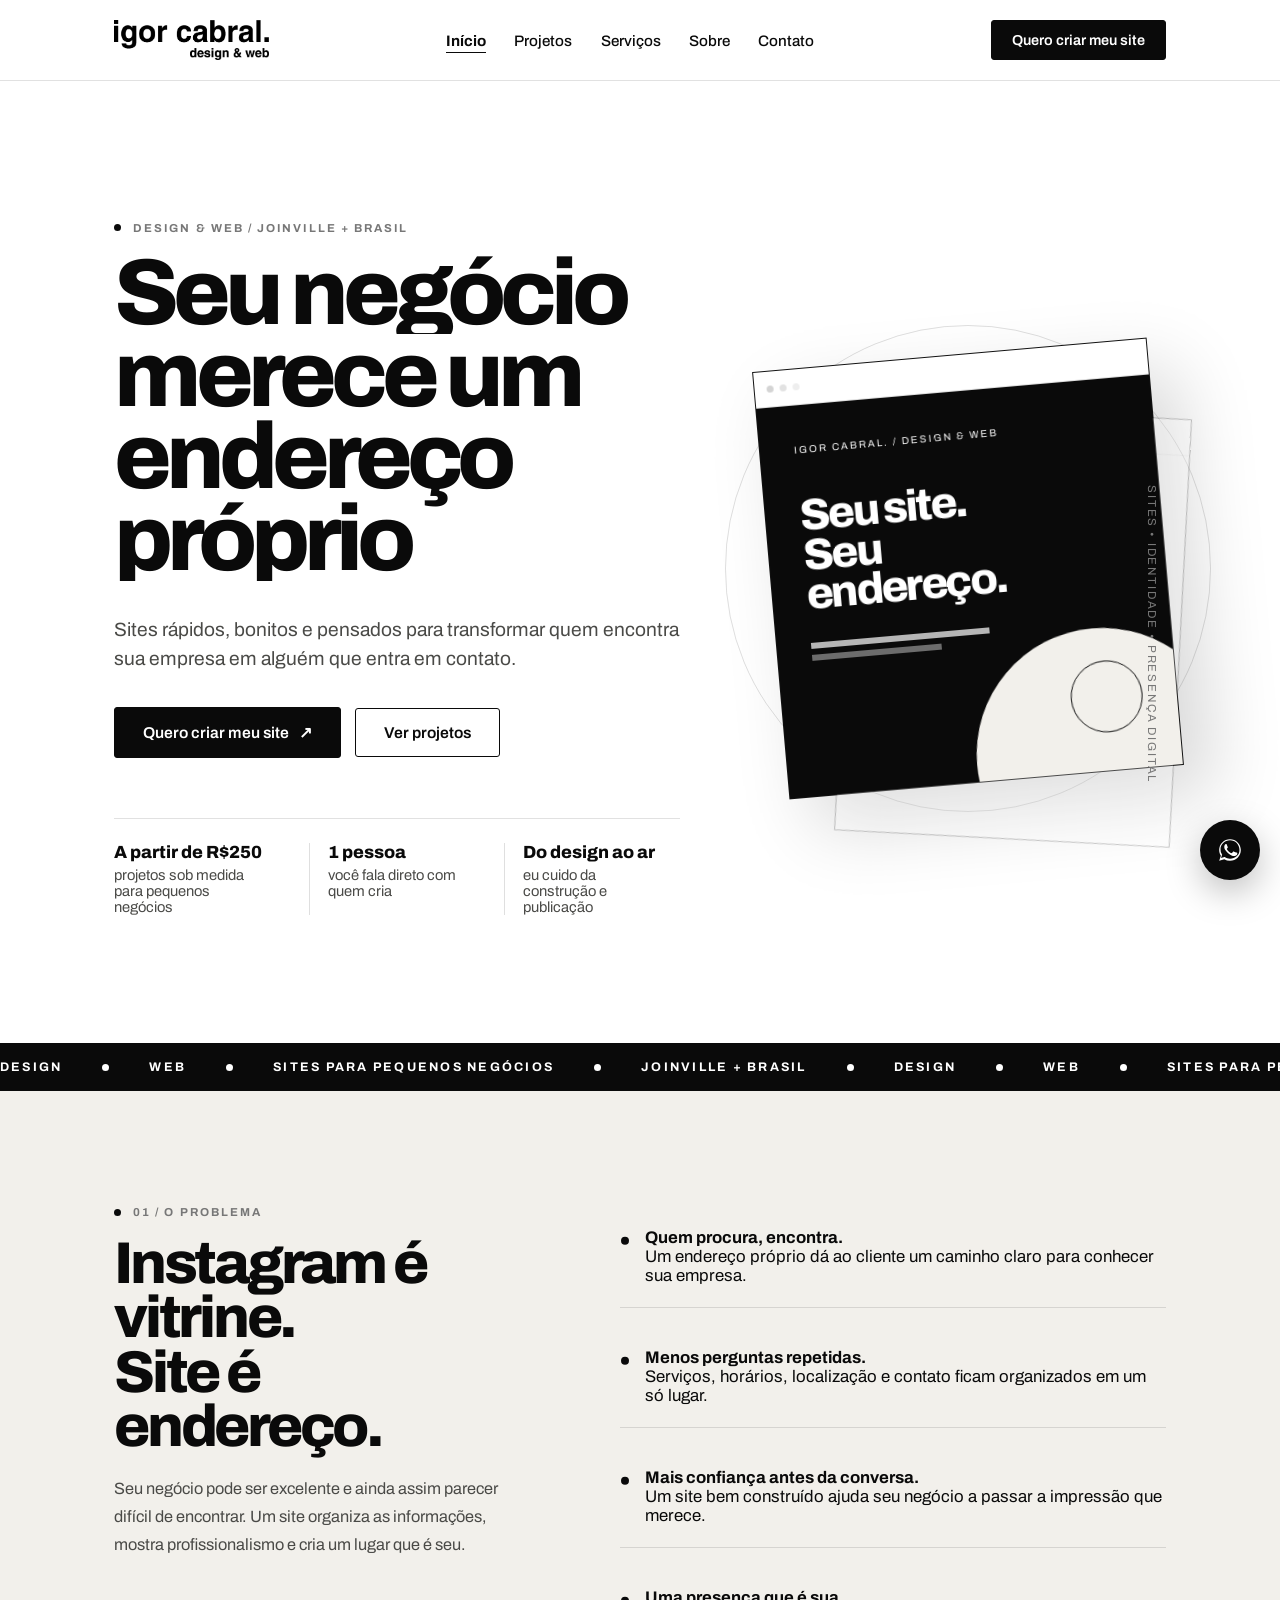
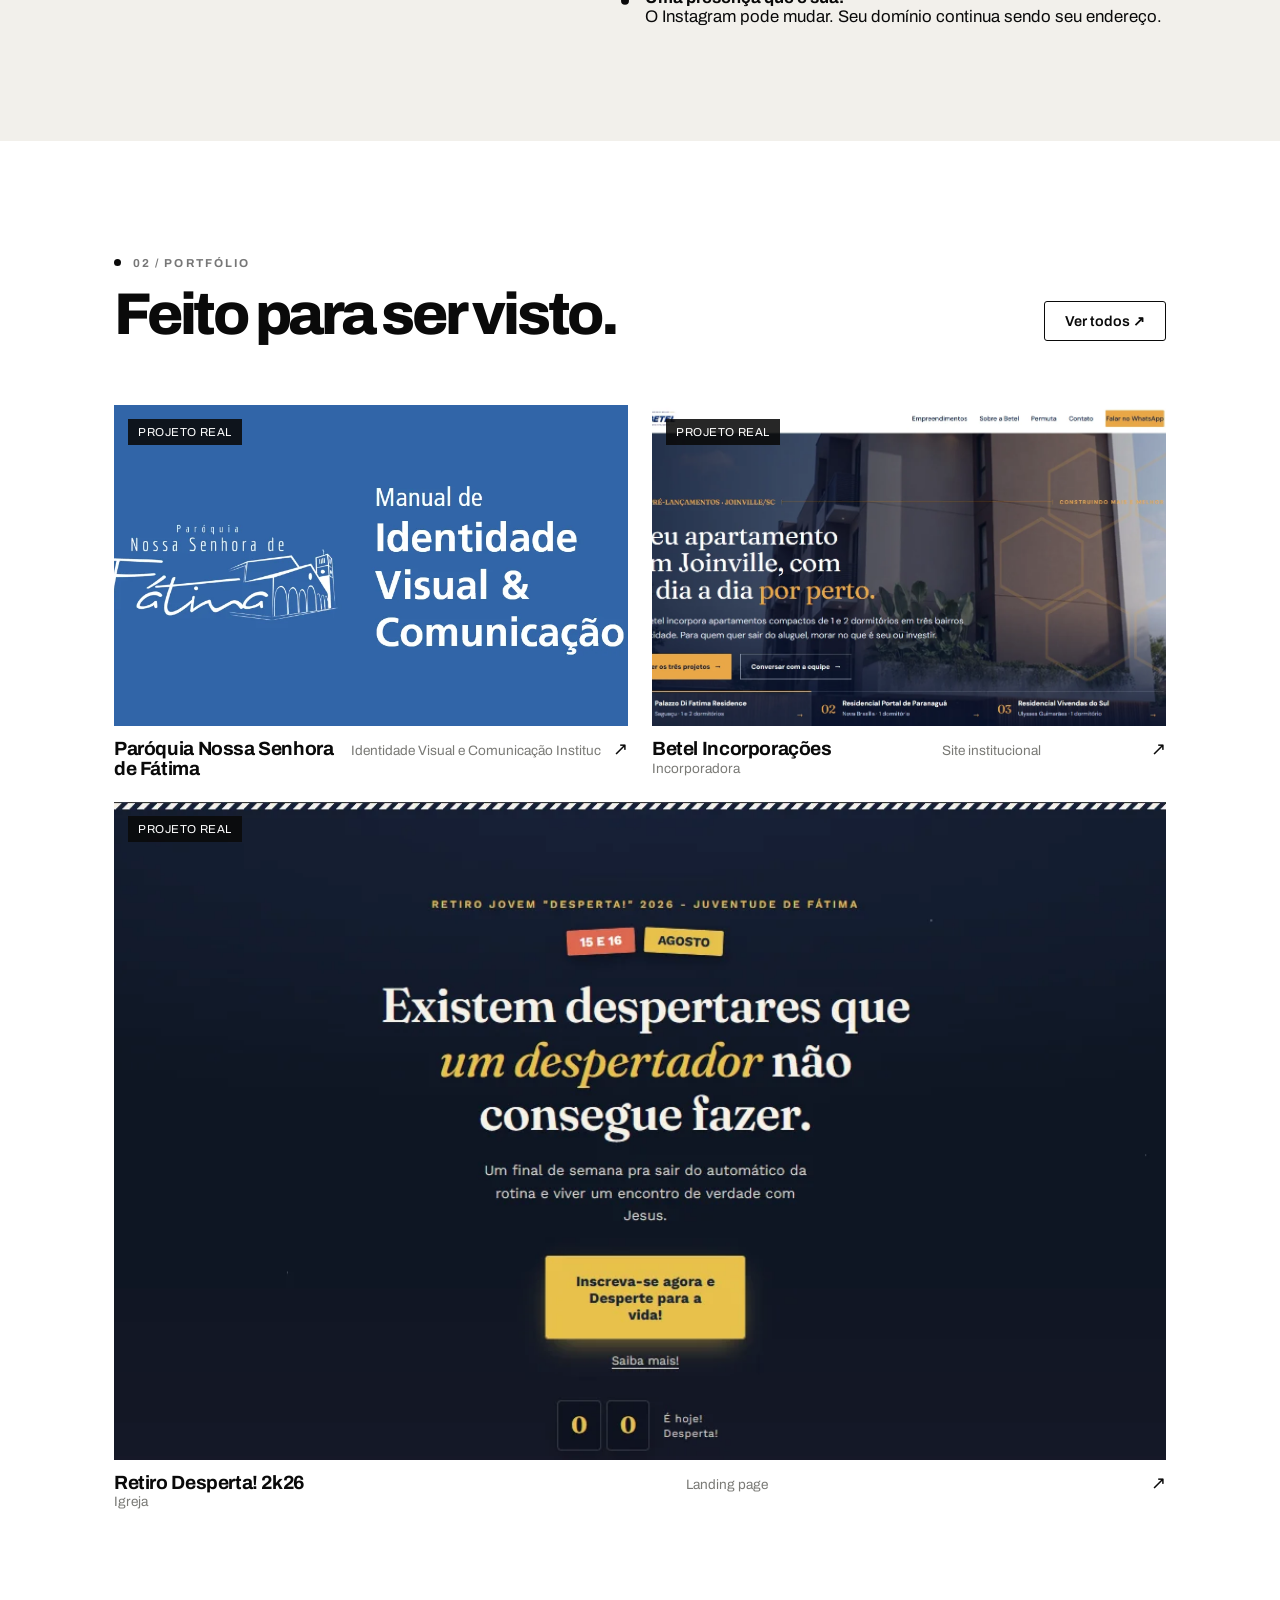
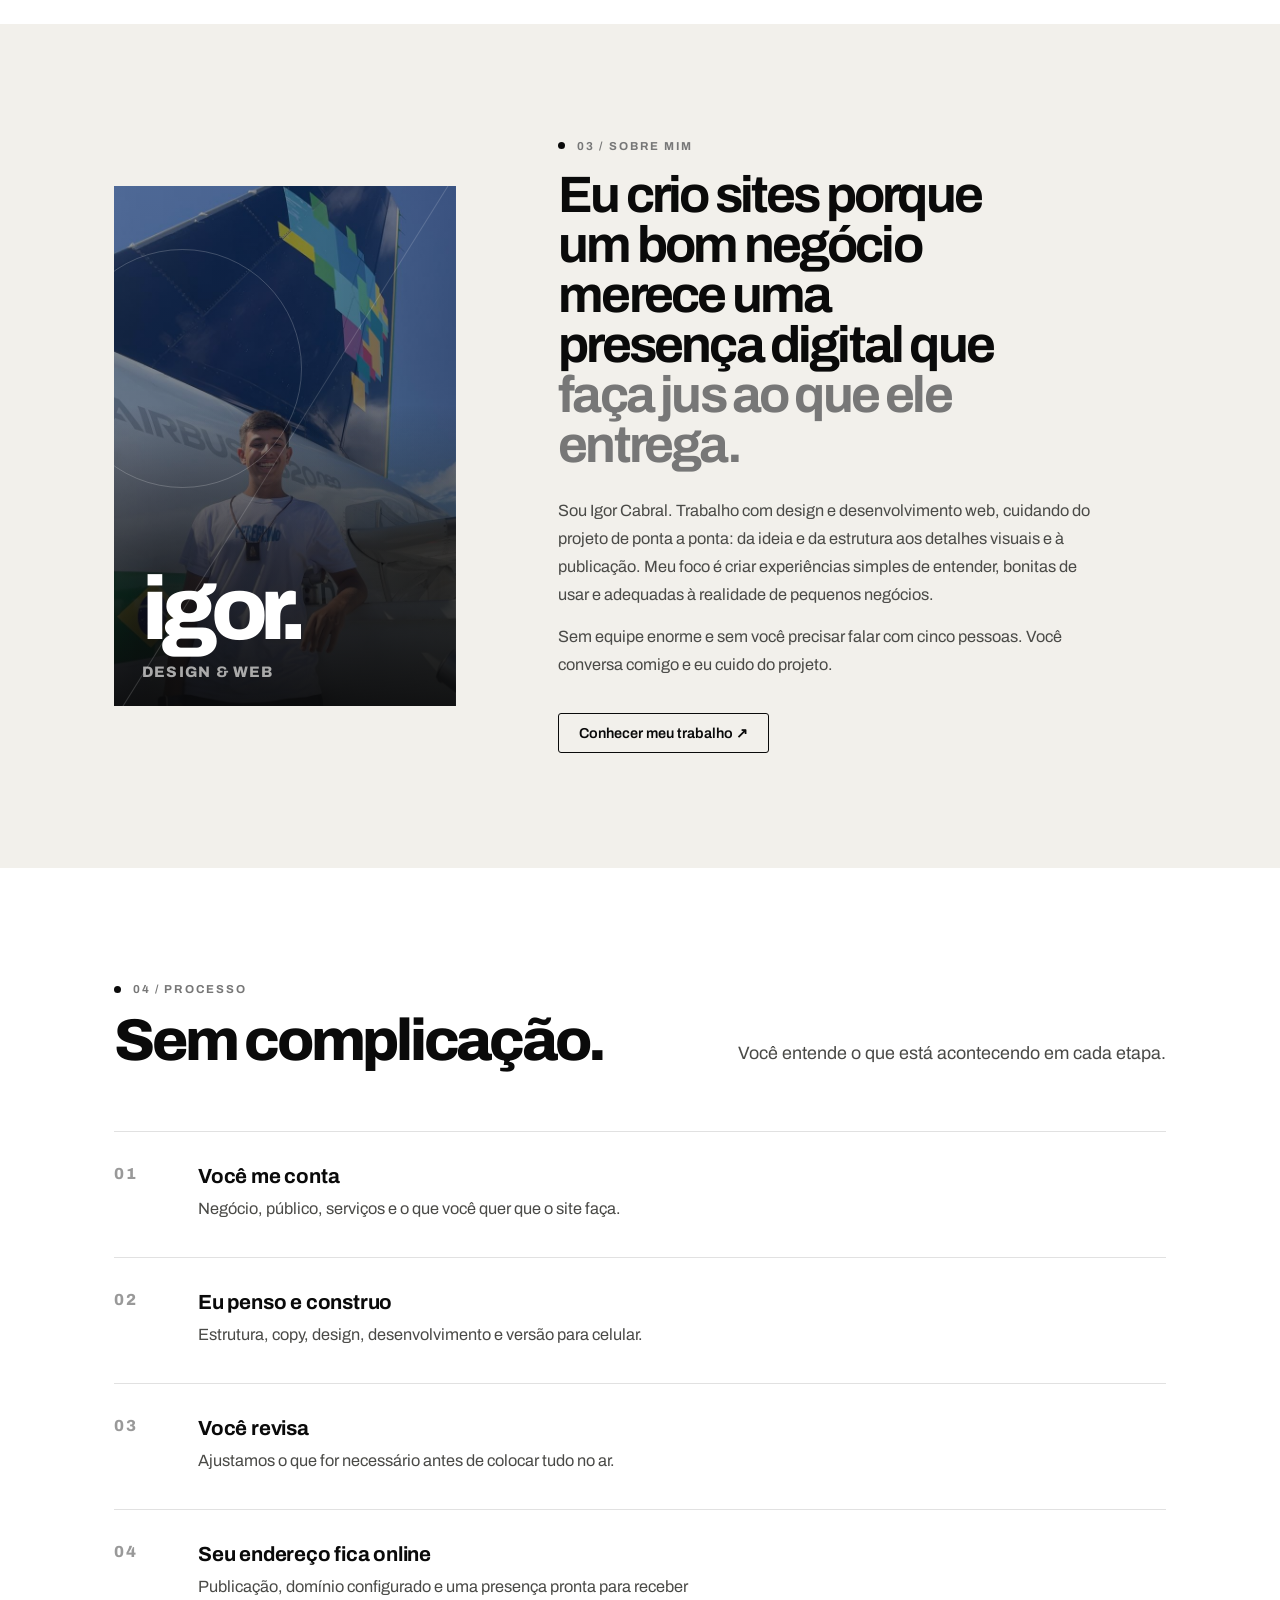
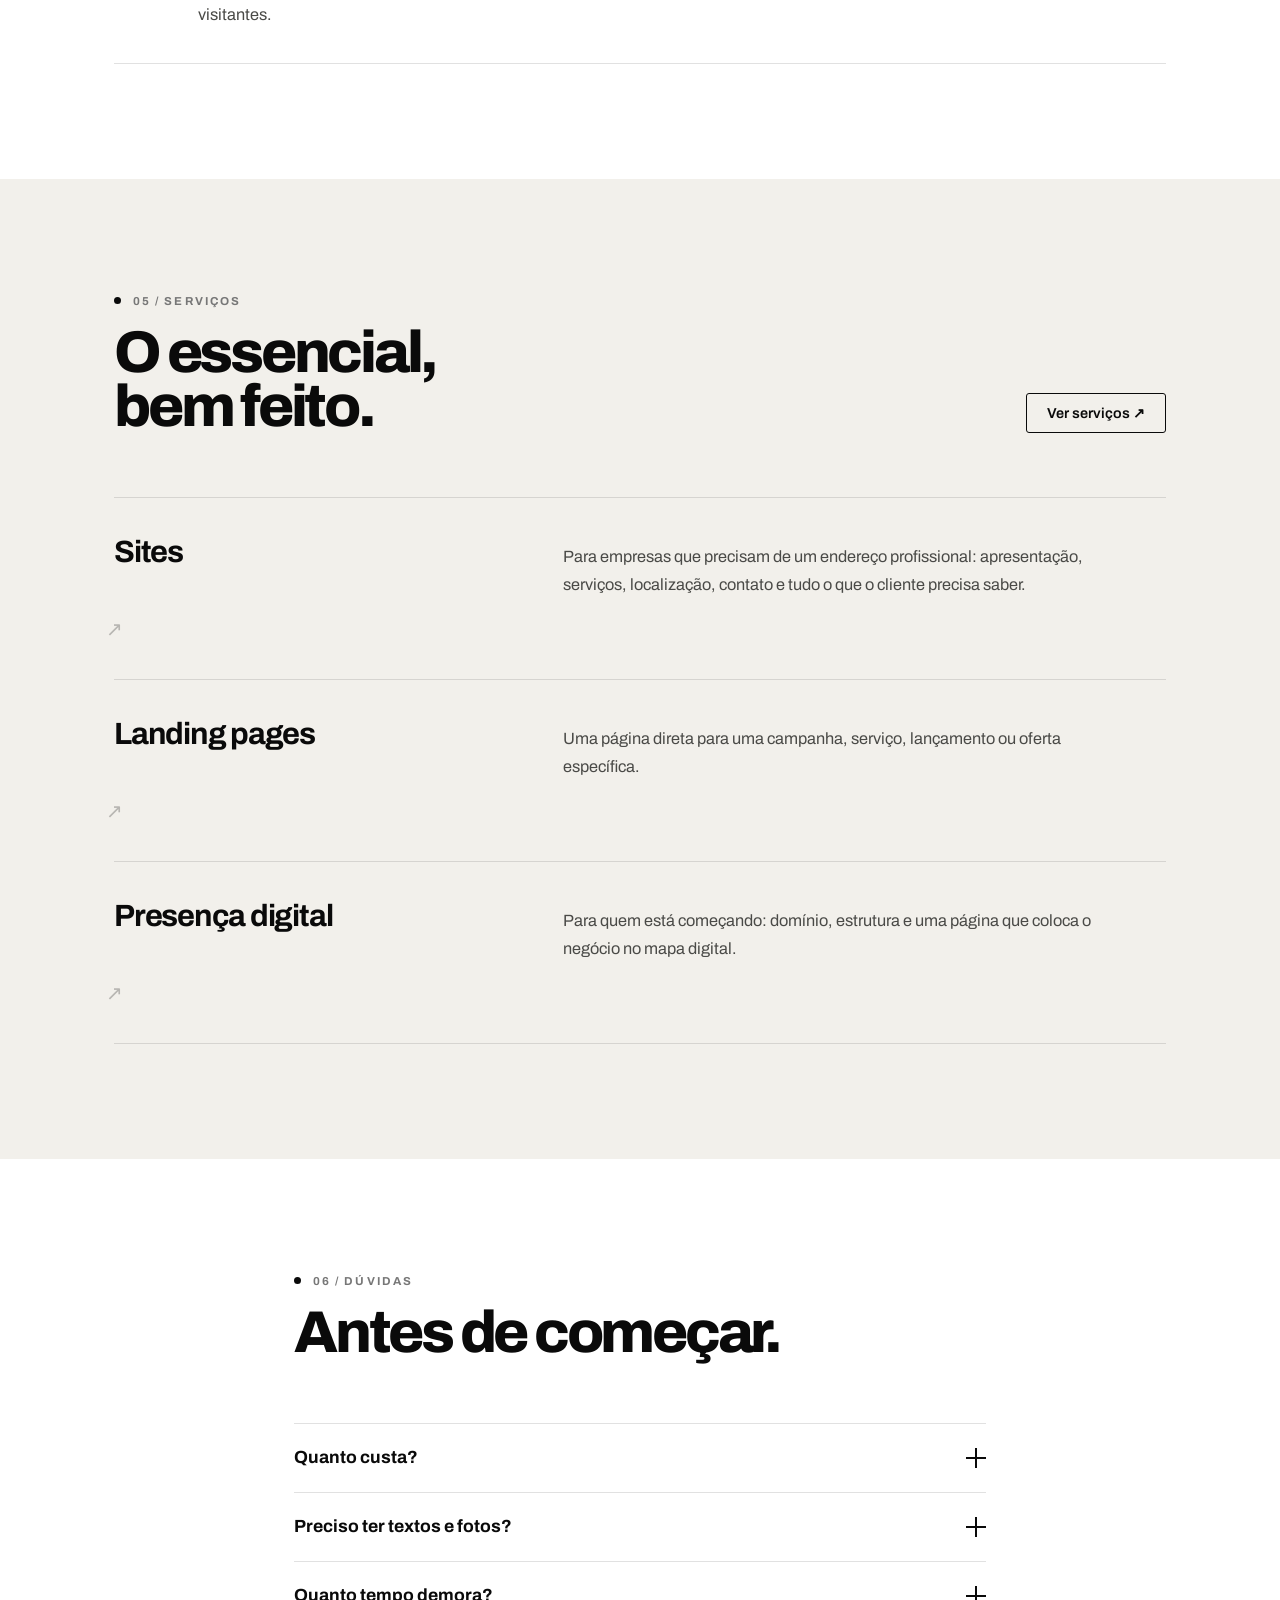
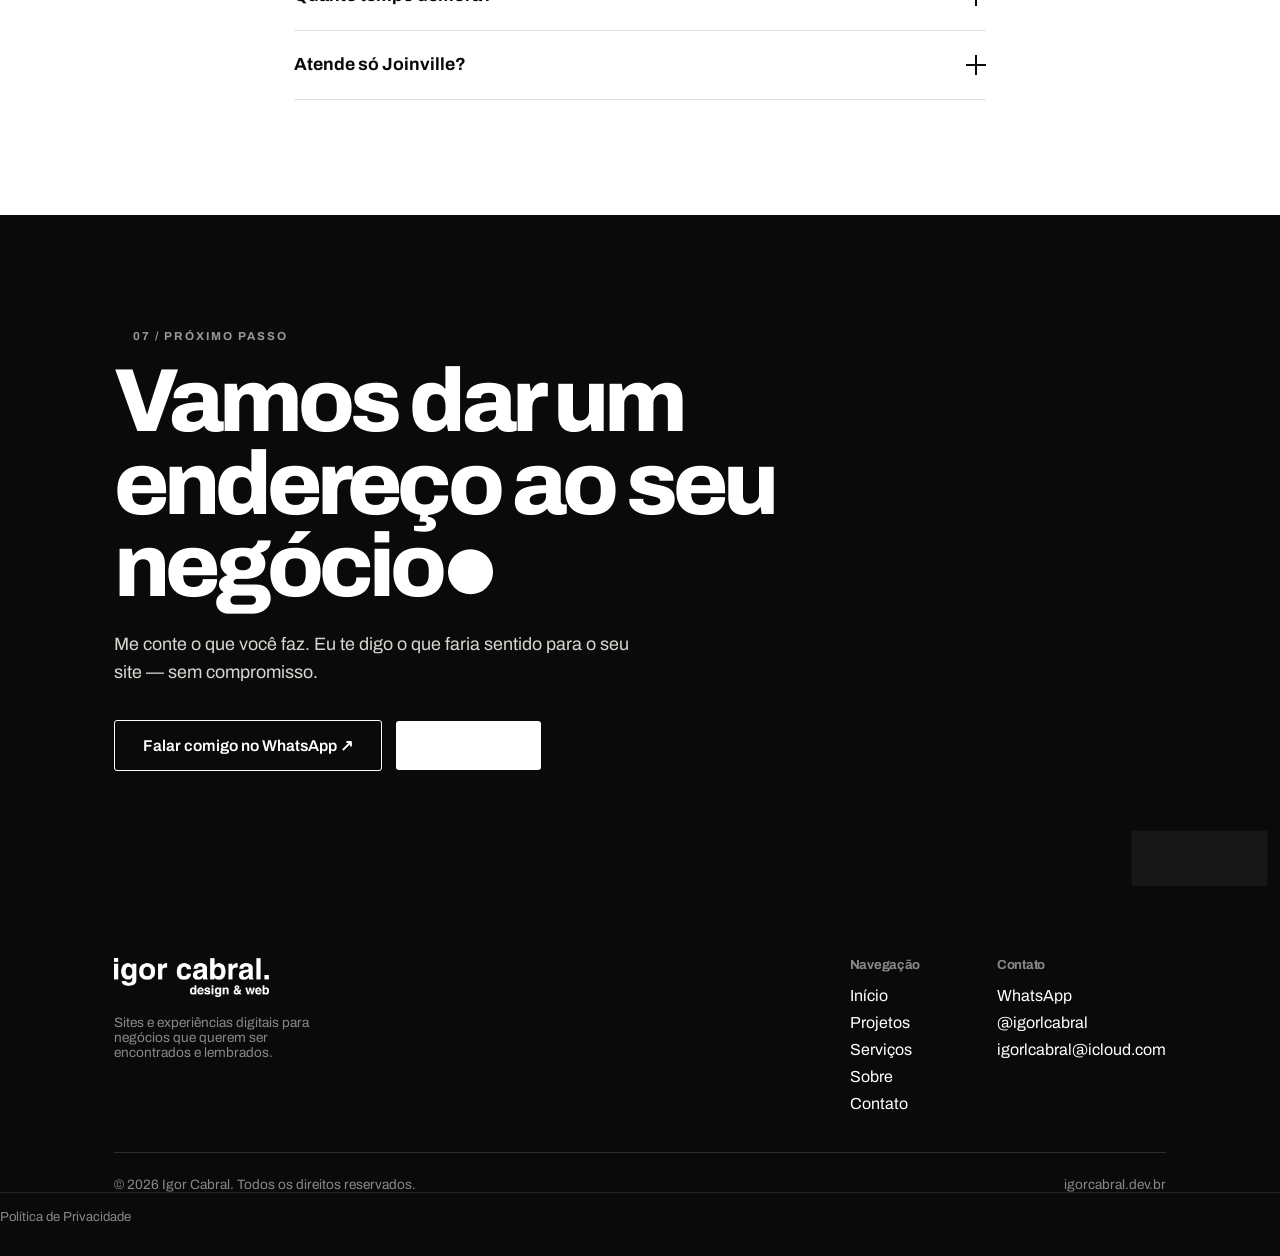
<file: index.html>
<!DOCTYPE html>
<html lang="pt-BR">
<head>
<meta charset="UTF-8">
<meta name="google-site-verification" content="pKDKpzc3sQGzT0N_OAWAz1zC0AeO77AsBuV-qrO17hw"><meta name="viewport" content="width=device-width, initial-scale=1.0">
<title>Criação de Sites em Joinville | Igor Cabral</title>
<meta name="description" content="Criação de sites profissionais para pequenas empresas em Joinville. Sites rápidos, responsivos e preparados para SEO e Google.">
<link rel="canonical" href="https://igorcabral.dev.br/">
<meta property="og:site_name" content="igor cabral. design & web">
<meta property="og:type" content="website"><meta property="og:title" content="igor cabral. — design & web"><meta property="og:description" content="Um site profissional para o seu negócio existir na internet de verdade."><meta property="og:image" content="https://igorcabral.dev.br/public/images/system/og-image.svg"><meta property="og:url" content="https://igorcabral.dev.br/"><meta property="og:locale" content="pt_BR"><meta name="twitter:card" content="summary_large_image">
<meta name="theme-color" content="#0a0a0a"><link rel="manifest" href="site.webmanifest"><link rel="icon" href="public/images/system/favicon.svg"><link rel="stylesheet" href="css/style.css">
<script type="application/ld+json">
{
  "@context": "https://schema.org",
  "@type": "ProfessionalService",
  "name": "igor cabral. design & web",
  "url": "https://igorcabral.dev.br/",
  "image": "https://igorcabral.dev.br/public/images/system/og-image.svg",
  "description": "Criação de sites profissionais para pequenas empresas em Joinville e para empresas de todo o Brasil.",
  "areaServed": [
    {
      "@type": "City",
      "name": "Joinville"
    },
    {
      "@type": "Country",
      "name": "Brasil"
    }
  ],
  "serviceType": [
    "Criação de sites",
    "Landing pages",
    "Desenvolvimento web",
    "SEO"
  ],
  "priceRange": "R$200 - R$500"
}
</script>
</head>
<body>
<header class="site-header"><nav class="nav wrap">
<a href="index.html" class="brand-logo"><img src="public/images/brand/logo-white.png" alt="igor cabral. — design &amp; web"></a>
<ul class="nav-links"><li><a href="index.html" data-path="/" aria-current="page">Início</a></li><li><a href="projetos/index.html">Projetos</a></li><li><a href="servicos.html">Serviços</a></li><li><a href="sobre.html">Sobre</a></li><li><a href="contato.html">Contato</a></li></ul>
<div class="nav-cta"><a href="#" class="btn btn--sm" data-wa-link>Quero criar meu site</a><button class="nav-toggle" aria-label="Abrir menu" aria-expanded="false"><span></span></button></div>
</nav></header>
<main>
<section class="hero"><div class="wrap hero-grid">
<div>
<div class="eyebrow">design &amp; web / Joinville + Brasil</div>
<h1 class="display"><span class="hero-line"><span>Seu negócio</span></span><span class="hero-line"><span>merece um</span></span><span class="hero-line"><span>endereço próprio<span class="hero-dot"></span></span></span></h1>
<div class="hero-foot"><p class="lede">Sites rápidos, bonitos e pensados para transformar quem encontra sua empresa em alguém que entra em contato.</p></div>
<div class="hero-foot"><a href="#" class="btn" data-wa-link>Quero criar meu site <span>↗</span></a><a href="projetos/index.html" class="btn btn--ghost">Ver projetos</a></div>
<ul class="hero-meta"><li><b>A partir de R$<span data-price-min></span></b>projetos sob medida para pequenos negócios</li><li><b>1 pessoa</b>você fala direto com quem cria</li><li><b>Do design ao ar</b>eu cuido da construção e publicação</li></ul>
</div>
<div class="hero-art" aria-hidden="true"><div class="hero-orbit"></div><div class="browser-stack"><div class="browser back"><div class="browser-bar"><i></i><i></i><i></i></div></div><div class="browser"><div class="browser-bar"><i></i><i></i><i></i></div><div class="browser-main"><span class="tiny">IGOR CABRAL. / DESIGN &amp; WEB</span><h3>Seu site.<br>Seu endereço.</h3><div class="mock-lines"><span></span><span></span></div><div class="mock-dot"></div></div></div></div><div class="hero-stamp">sites • identidade • presença digital</div></div>
</div></section>
<div class="marquee" aria-label="design, web, sites para pequenos negócios, Joinville e Brasil"><div class="marquee-track"><div class="marquee-group"><b>design</b><span class="m-dot"></span><b>web</b><span class="m-dot"></span><b>sites para pequenos negócios</b><span class="m-dot"></span><b>joinville + brasil</b><span class="m-dot"></span></div><div class="marquee-group" aria-hidden="true"><b>design</b><span class="m-dot"></span><b>web</b><span class="m-dot"></span><b>sites para pequenos negócios</b><span class="m-dot"></span><b>joinville + brasil</b><span class="m-dot"></span></div></div></div>
<section class="section--paper"><div class="wrap split"><div class="sticky-note"><div class="eyebrow">01 / o problema</div><h2 class="h2">Instagram é vitrine.<br>Site é endereço.</h2><p class="body" style="margin-top:22px">Seu negócio pode ser excelente e ainda assim parecer difícil de encontrar. Um site organiza as informações, mostra profissionalismo e cria um lugar que é seu.</p></div><ul class="dot-list reveal-stagger"><li><span class="dot"></span><span><strong>Quem procura, encontra.</strong><br>Um endereço próprio dá ao cliente um caminho claro para conhecer sua empresa.</span></li><li><span class="dot"></span><span><strong>Menos perguntas repetidas.</strong><br>Serviços, horários, localização e contato ficam organizados em um só lugar.</span></li><li><span class="dot"></span><span><strong>Mais confiança antes da conversa.</strong><br>Um site bem construído ajuda seu negócio a passar a impressão que merece.</span></li><li><span class="dot"></span><span><strong>Uma presença que é sua.</strong><br>O Instagram pode mudar. Seu domínio continua sendo seu endereço.</span></li></ul></div></section>
<section><div class="wrap"><div class="section-head"><div><div class="eyebrow">02 / portfólio</div><h2 class="h2">Feito para ser visto.</h2></div><a href="projetos/index.html" class="btn btn--ghost btn--sm">Ver todos ↗</a></div><div class="project-grid reveal-stagger" id="home-projects"></div></div></section>
<section class="section--paper"><div class="wrap about-teaser"><div class="about-visual reveal"><div class="about-word">igor.<span>design &amp; web</span></div></div><div class="reveal"><div class="eyebrow">03 / sobre mim</div><p class="quote">Eu crio sites porque um bom negócio merece uma presença digital que <em>faça jus ao que ele entrega.</em></p><p class="body" style="margin-top:26px">Sou Igor Cabral. Trabalho com design e desenvolvimento web, cuidando do projeto de ponta a ponta: da ideia e da estrutura aos detalhes visuais e à publicação. Meu foco é criar experiências simples de entender, bonitas de usar e adequadas à realidade de pequenos negócios.</p><p class="body" style="margin-top:14px">Sem equipe enorme e sem você precisar falar com cinco pessoas. Você conversa comigo e eu cuido do projeto.</p><div class="hero-foot"><a href="sobre.html" class="btn btn--ghost btn--sm">Conhecer meu trabalho ↗</a></div></div></div></section>
<section><div class="wrap"><div class="section-head"><div><div class="eyebrow">04 / processo</div><h2 class="h2">Sem complicação.</h2></div><p class="lede mt-0">Você entende o que está acontecendo em cada etapa.</p></div><div class="steps reveal-stagger"><div class="step"><span class="num">01</span><div><h3 class="h3">Você me conta</h3><p class="body">Negócio, público, serviços e o que você quer que o site faça.</p></div></div><div class="step"><span class="num">02</span><div><h3 class="h3">Eu penso e construo</h3><p class="body">Estrutura, copy, design, desenvolvimento e versão para celular.</p></div></div><div class="step"><span class="num">03</span><div><h3 class="h3">Você revisa</h3><p class="body">Ajustamos o que for necessário antes de colocar tudo no ar.</p></div></div><div class="step"><span class="num">04</span><div><h3 class="h3">Seu endereço fica online</h3><p class="body">Publicação, domínio configurado e uma presença pronta para receber visitantes.</p></div></div></div></div></section>
<section class="section--paper"><div class="wrap"><div class="section-head"><div><div class="eyebrow">05 / serviços</div><h2 class="h2">O essencial,<br>bem feito.</h2></div><a href="servicos.html" class="btn btn--ghost btn--sm">Ver serviços ↗</a></div><div class="service-list reveal-stagger"><div class="service"><h3 class="h3">Sites</h3><p class="body">Para empresas que precisam de um endereço profissional: apresentação, serviços, localização, contato e tudo o que o cliente precisa saber.</p></div><div class="service"><h3 class="h3">Landing pages</h3><p class="body">Uma página direta para uma campanha, serviço, lançamento ou oferta específica.</p></div><div class="service"><h3 class="h3">Presença digital</h3><p class="body">Para quem está começando: domínio, estrutura e uma página que coloca o negócio no mapa digital.</p></div></div></div></section>
<section><div class="wrap" style="max-width:820px"><div class="section-head"><div><div class="eyebrow">06 / dúvidas</div><h2 class="h2">Antes de começar.</h2></div></div><div class="reveal-stagger"><div class="faq-item" data-open="false"><button class="faq-q"><span>Quanto custa?</span><span class="plus"></span></button><div class="faq-a"><p>Projetos a partir de <strong>R$<span data-price-min></span></strong>. O valor final depende do tipo de negócio e da complexidade. O domínio custa à parte, em torno de R$<span data-price-domain></span> por ano.</p></div></div><div class="faq-item" data-open="false"><button class="faq-q"><span>Preciso ter textos e fotos?</span><span class="plus"></span></button><div class="faq-a"><p>Não necessariamente. Na conversa inicial eu te ajudo a entender o que precisamos. Você pode enviar seus materiais e, quando necessário, preparo a estrutura para você preencher ou substituir depois.</p></div></div><div class="faq-item" data-open="false"><button class="faq-q"><span>Quanto tempo demora?</span><span class="plus"></span></button><div class="faq-a"><p>Depende do projeto e da velocidade para reunir as informações. O prazo é combinado antes de começar.</p></div></div><div class="faq-item" data-open="false"><button class="faq-q"><span>Atende só Joinville?</span><span class="plus"></span></button><div class="faq-a"><p>Não. O atendimento pode ser feito à distância, para empresas de qualquer lugar do Brasil.</p></div></div></div></div></section>
<section class="cta-final"><div class="wrap"><div class="eyebrow" style="color:#999">07 / próximo passo</div><h2 class="h2" style="max-width:13ch">Vamos dar um endereço ao seu negócio<span class="dot dot--lg"></span></h2><p class="lede" style="margin-top:24px;max-width:52ch">Me conte o que você faz. Eu te digo o que faria sentido para o seu site — sem compromisso.</p><div class="hero-foot"><a href="#" class="btn" data-wa-link>Falar comigo no WhatsApp ↗</a><a href="projetos/index.html" class="btn btn--ghost">Ver projetos</a></div></div></section>
</main>
<footer class="site-footer"><div class="wrap"><div class="footer-top"><div><div class="brand-logo"><img src="public/images/brand/logo-white.png" alt="igor cabral. — design &amp; web"></div><p class="small" style="color:#888;max-width:28ch;margin-top:18px">Sites e experiências digitais para negócios que querem ser encontrados e lembrados.</p></div><div class="footer-cols"><div class="footer-col"><h4>Navegação</h4><ul><li><a href="index.html">Início</a></li><li><a href="projetos/index.html">Projetos</a></li><li><a href="servicos.html">Serviços</a></li><li><a href="sobre.html">Sobre</a></li><li><a href="contato.html">Contato</a></li></ul></div><div class="footer-col"><h4>Contato</h4><ul><li><a href="#" data-wa-link>WhatsApp</a></li><li><a href="#" data-ig-link><span data-ig-handle></span></a></li><li><a href="#" data-email-link><span data-email-text></span></a></li></ul></div></div></div><div class="footer-bottom"><span>© 2026 Igor Cabral. Todos os direitos reservados.</span><span>igorcabral.dev.br</span></div></div><div class="footer-legal"><a href="politica-de-privacidade.html">Política de Privacidade</a></div></footer>
<a href="#" class="wa-float" data-wa-link aria-label="Falar no WhatsApp"><svg viewBox="0 0 24 24" fill="currentColor"><path d="M17.472 14.382c-.297-.149-1.758-.867-2.03-.967-.273-.099-.471-.148-.67.15-.197.297-.767.966-.94 1.164-.173.199-.347.223-.644.075-.297-.15-1.255-.463-2.39-1.475-.883-.788-1.48-1.761-1.653-2.059-.173-.297-.018-.458.13-.606.134-.133.298-.347.446-.52.149-.174.198-.298.198-.497.099-.198.05-.371-.025-.52-.075-.149-.669-1.612-.916-2.207-.242-.579-.487-.5-.669-.51-.173-.008-.371.074-.57.372-.272.297-1.04 1.016-1.04 2.479 0 1.462 1.065 2.875 1.213 3.074.149.198 2.096 3.2 5.077 4.487.709.306 1.262.489 1.694.625.712.227 1.36.195 1.871.118.571-.085 1.758-.719 2.006-1.413.248-.694.248-1.289.173-1.413.074-.124-.272-.198-.57-.347z"/><path d="M12.001 2C6.478 2 2 6.478 2 12.001c0 1.994.585 3.849 1.594 5.408L2 22l4.71-1.564A9.947 9.947 0 0 0 12.001 22C17.523 22 22 17.523 22 12.001 22 6.478 17.523 2 12.001 2zm0 18.033c-1.788 0-3.44-.545-4.815-1.478l-.346-.207-3.152 1.048 1.03-3.106-.226-.359a8.014 8.014 0 0 1-1.234-4.93C3.258 6.86 7.116 3 12.001 3c4.885 0 8.743 3.86 8.743 9.001 0 4.958-4.02 8.032-8.743 8.032z"/></svg></a>
<script src="js/config.js"></script><script src="js/projects-data.js"></script><script src="js/projects-render.js"></script><script src="js/analytics.js"></script><script src="js/main.js"></script><script>
const homeGrid=document.getElementById('home-projects'); if(homeGrid){const featured=PROJECTS.filter(p=>p.featured); renderProjectGrid(homeGrid, (featured.length?featured:PROJECTS).slice(0,3));}
</script></body></html>
</file>
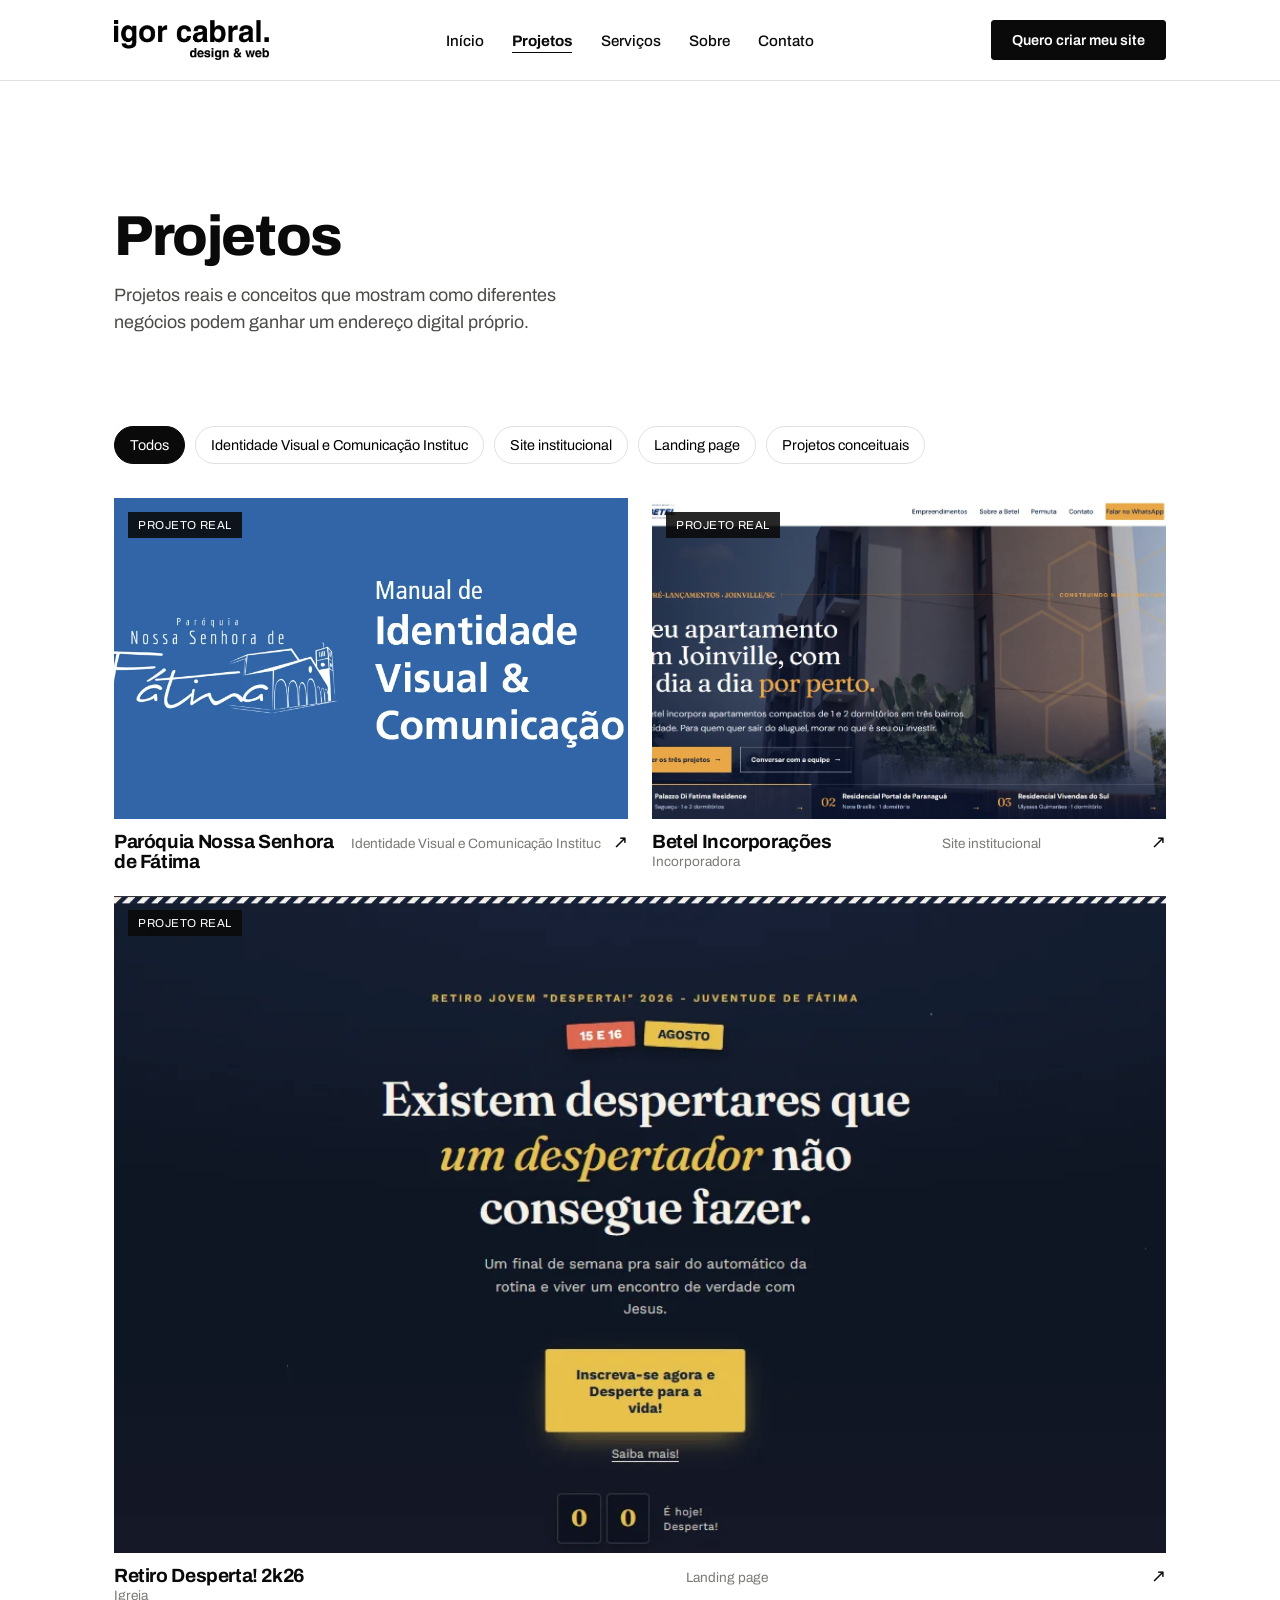
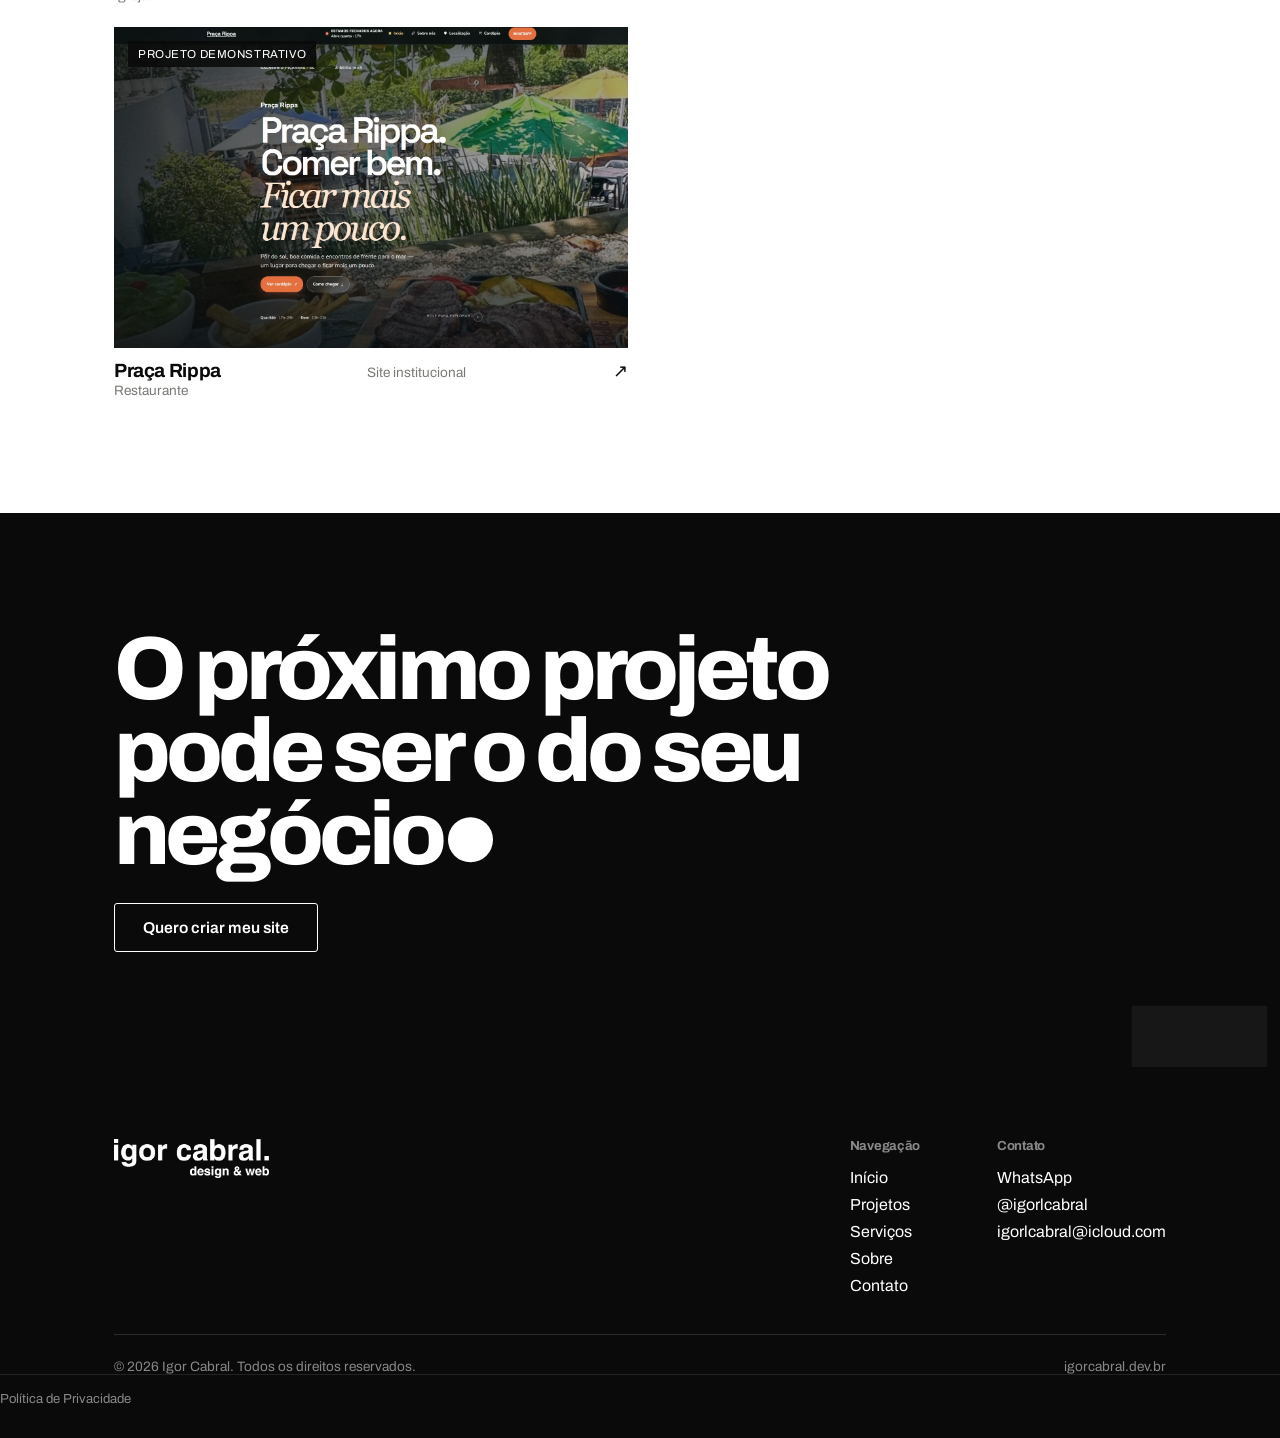
<file: projetos/index.html>
<!DOCTYPE html>
<html lang="pt-BR">
<head>
<meta charset="UTF-8">
<meta name="viewport" content="width=device-width, initial-scale=1.0">
<title>Projetos — igor cabral. design & web</title>
<meta name="description" content="Veja os sites e landing pages já criados por igor cabral. design & web para pequenos negócios.">
<link rel="canonical" href="https://igorcabral.dev.br/projetos/">
<meta property="og:type" content="website">
<meta property="og:title" content="Projetos — igor cabral. design & web">
<meta property="og:description" content="Trabalhos feitos para pequenos negócios locais.">
<meta property="og:image" content="https://igorcabral.dev.br/public/images/system/og-image.svg">
<meta property="og:url" content="https://igorcabral.dev.br/projetos/">
<meta property="og:locale" content="pt_BR">
<meta name="theme-color" content="#0a0a0a"><link rel="manifest" href="../../site.webmanifest"><link rel="icon" href="../public/images/system/favicon.svg">
<link rel="stylesheet" href="../css/style.css">
</head>
<body>

<header class="site-header">
  <nav class="nav wrap">
    <a href="../index.html" class="brand-logo"><img src="../public/images/brand/logo-white.png" alt="igor cabral. — design &amp; web"></a>
    <ul class="nav-links">
      <li><a href="../index.html">Início</a></li>
      <li><a href="index.html" data-path="/projetos/" aria-current="page">Projetos</a></li>
      <li><a href="../servicos.html">Serviços</a></li>
      <li><a href="../sobre.html">Sobre</a></li>
      <li><a href="../contato.html">Contato</a></li>
    </ul>
    <div class="nav-cta">
      <a href="#" class="btn btn--sm" data-wa-link>Quero criar meu site</a>
      <button class="nav-toggle" aria-label="Abrir menu" aria-expanded="false"><span></span></button>
    </div>
  </nav>
</header>

<main>
  <section class="page-hero">
    <div class="wrap">
      <h1 class="display" style="font-size:clamp(2.2rem,4.4vw,3.6rem);">Projetos</h1>
      <p class="lede" style="margin-top:18px;">
        Projetos reais e conceitos que mostram como diferentes negócios podem ganhar um endereço digital próprio.
      </p>
    </div>
  </section>

  <section style="padding-top:0;">
    <div class="wrap">
      <div class="project-filters reveal" id="project-filters" aria-label="Filtrar projetos"></div>
      <div class="project-grid reveal" id="all-projects"></div>
      <p class="center-note" id="empty-note" style="display:none;">Nenhum projeto nesta categoria.</p>
    </div>
  </section>

  <section class="cta-final">
    <div class="wrap">
      <h2 class="h2" style="max-width:16ch;">O próximo projeto pode ser o do seu negócio<span class="dot dot--lg"></span></h2>
      <div class="hero-foot" style="margin-top:28px;">
        <a href="#" class="btn" data-wa-link>Quero criar meu site</a>
      </div>
    </div>
  </section>
</main>

<footer class="site-footer">
  <div class="wrap">
    <div class="footer-top">
      <div><div class="brand-logo"><img src="../public/images/brand/logo-white.png" alt="igor cabral. — design &amp; web"></div></div>
      <div class="footer-cols">
        <div class="footer-col">
          <h4>Navegação</h4>
          <ul>
            <li><a href="../index.html">Início</a></li>
            <li><a href="index.html">Projetos</a></li>
            <li><a href="../servicos.html">Serviços</a></li>
            <li><a href="../sobre.html">Sobre</a></li>
            <li><a href="../contato.html">Contato</a></li>
          </ul>
        </div>
        <div class="footer-col">
          <h4>Contato</h4>
          <ul>
            <li><a href="#" data-wa-link>WhatsApp</a></li>
            <li><a href="#" data-ig-link><span data-ig-handle></span></a></li>
            <li><a href="#" data-email-link><span data-email-text></span></a></li>
          </ul>
        </div>
      </div>
    </div>
    <div class="footer-bottom">
      <span>© 2026 Igor Cabral. Todos os direitos reservados.</span>
      <span>igorcabral.dev.br</span>
    </div>
  </div>
<div class="footer-legal"><a href="../politica-de-privacidade.html">Política de Privacidade</a></div></footer>

<script src="../js/config.js"></script>
<script src="../js/projects-data.js"></script>
<script src="../js/projects-render.js"></script>
<script src="../js/analytics.js"></script><script src="../js/main.js"></script>
<script>
  const grid = document.getElementById('all-projects');
  const filters = document.getElementById('project-filters');
  const categories = ['Todos', ...new Set(PROJECTS.map(p => p.category)), 'Projetos conceituais'];
  function showProjects(filter='Todos'){
    const list = filter === 'Todos' ? PROJECTS : filter === 'Projetos conceituais' ? PROJECTS.filter(p => p.status === 'Projeto conceitual') : PROJECTS.filter(p => p.category === filter);
    renderProjectGrid(grid, list);
    document.getElementById('empty-note').style.display = list.length ? 'none' : 'block';
    [...filters.children].forEach(btn => btn.classList.toggle('is-active', btn.dataset.filter === filter));
  }
  categories.forEach(category => {
    const button = document.createElement('button'); button.type='button'; button.className='filter-chip'; button.dataset.filter=category; button.textContent=category; button.addEventListener('click',()=>showProjects(category)); filters.appendChild(button);
  });
  showProjects();
</script>
</body>
</html>
</file>
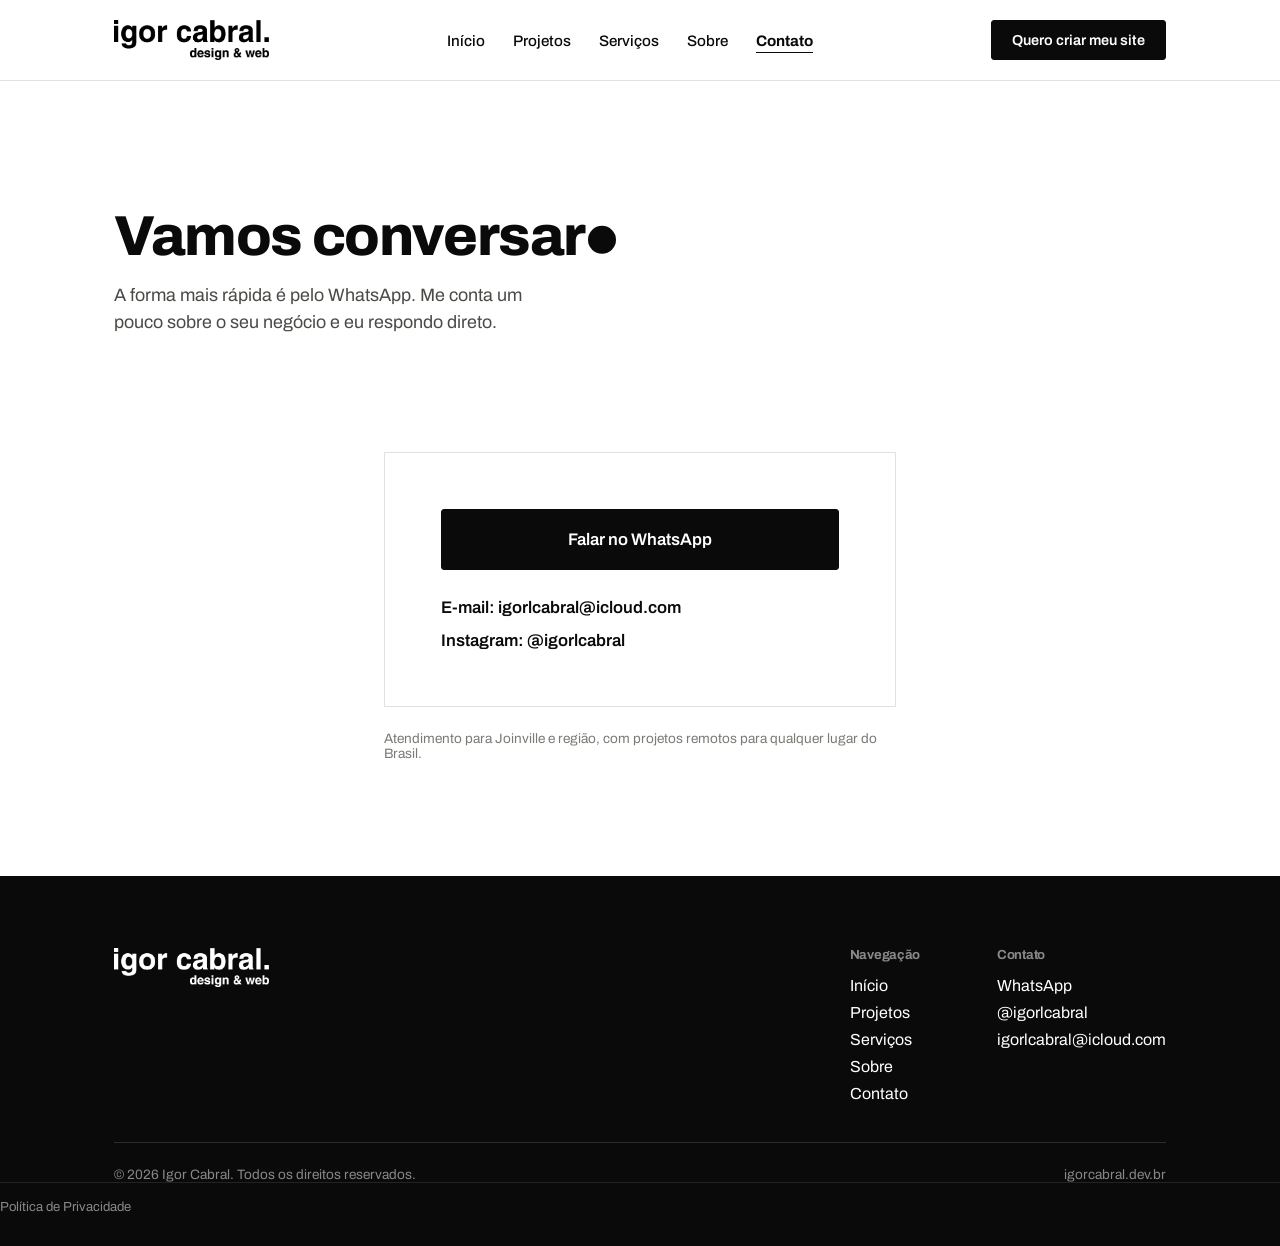
<file: contato.html>
<!DOCTYPE html>
<html lang="pt-BR">
<head>
<meta charset="UTF-8">
<meta name="viewport" content="width=device-width, initial-scale=1.0">
<title>Contato | Criação de Sites em Joinville — Igor Cabral</title>
<meta name="description" content="Entre em contato com Igor Cabral para criar um site profissional para sua empresa em Joinville ou em qualquer lugar do Brasil.">
<link rel="canonical" href="https://igorcabral.dev.br/contato.html">
<meta property="og:site_name" content="igor cabral. design & web">
<meta property="og:type" content="website">
<meta property="og:title" content="Contato — igor cabral. design & web">
<meta property="og:description" content="Fale comigo pelo WhatsApp e conte sobre o seu negócio.">
<meta property="og:image" content="https://igorcabral.dev.br/public/images/system/og-image.svg">
<meta property="og:url" content="https://igorcabral.dev.br/contato.html">
<meta property="og:locale" content="pt_BR">
<meta name="theme-color" content="#0a0a0a"><link rel="manifest" href="site.webmanifest"><link rel="icon" href="public/images/system/favicon.svg">
<link rel="stylesheet" href="css/style.css">
</head>
<body>

<header class="site-header">
  <nav class="nav wrap">
    <a href="index.html" class="brand-logo"><img src="public/images/brand/logo-white.png" alt="igor cabral. — design &amp; web"></a>
    <ul class="nav-links">
      <li><a href="index.html">Início</a></li>
      <li><a href="projetos/index.html">Projetos</a></li>
      <li><a href="servicos.html">Serviços</a></li>
      <li><a href="sobre.html">Sobre</a></li>
      <li><a href="contato.html" data-path="/contato.html" aria-current="page">Contato</a></li>
    </ul>
    <div class="nav-cta">
      <a href="#" class="btn btn--sm" data-wa-link>Quero criar meu site</a>
      <button class="nav-toggle" aria-label="Abrir menu" aria-expanded="false"><span></span></button>
    </div>
  </nav>
</header>

<main>
  <section class="page-hero" style="padding-bottom:0;">
    <div class="wrap">
      <h1 class="display" style="font-size:clamp(2.2rem,4.4vw,3.6rem);">Vamos conversar<span class="dot dot--lg"></span></h1>
      <p class="lede" style="margin-top:18px;">A forma mais rápida é pelo WhatsApp. Me conta um pouco sobre o seu negócio e eu respondo direto.</p>
    </div>
  </section>

  <section>
    <div class="wrap" style="max-width: 640px;">
      <div class="contact-card reveal">
        <a href="#" class="btn" style="width:100%; justify-content:center; padding-top:20px; padding-bottom:20px; font-size:1.05rem;" data-wa-link data-wa-message="Oi, Igor! Vim pelo site e quero falar sobre o meu negócio.">Falar no WhatsApp</a>
        <div class="contact-links">
          <a href="#" data-email-link>E-mail: <span data-email-text></span></a>
          <a href="#" data-ig-link>Instagram: <span data-ig-handle></span></a>
        </div>
      </div>
      <p class="small" style="margin-top:24px;">Atendimento para Joinville e região, com projetos remotos para qualquer lugar do Brasil.</p>
    </div>
  </section>
</main>

<footer class="site-footer">
  <div class="wrap">
    <div class="footer-top">
      <div><div class="brand-logo"><img src="public/images/brand/logo-white.png" alt="igor cabral. — design &amp; web"></div></div>
      <div class="footer-cols">
        <div class="footer-col">
          <h4>Navegação</h4>
          <ul>
            <li><a href="index.html">Início</a></li>
            <li><a href="projetos/index.html">Projetos</a></li>
            <li><a href="servicos.html">Serviços</a></li>
            <li><a href="sobre.html">Sobre</a></li>
            <li><a href="contato.html">Contato</a></li>
          </ul>
        </div>
        <div class="footer-col">
          <h4>Contato</h4>
          <ul>
            <li><a href="#" data-wa-link>WhatsApp</a></li>
            <li><a href="#" data-ig-link><span data-ig-handle></span></a></li>
            <li><a href="#" data-email-link><span data-email-text></span></a></li>
          </ul>
        </div>
      </div>
    </div>
    <div class="footer-bottom">
      <span>© 2026 Igor Cabral. Todos os direitos reservados.</span>
      <span>igorcabral.dev.br</span>
    </div>
  </div>
<div class="footer-legal"><a href="politica-de-privacidade.html">Política de Privacidade</a></div></footer>

<script src="js/config.js"></script>
<script src="js/analytics.js"></script><script src="js/main.js"></script>
</body>
</html>
</file>
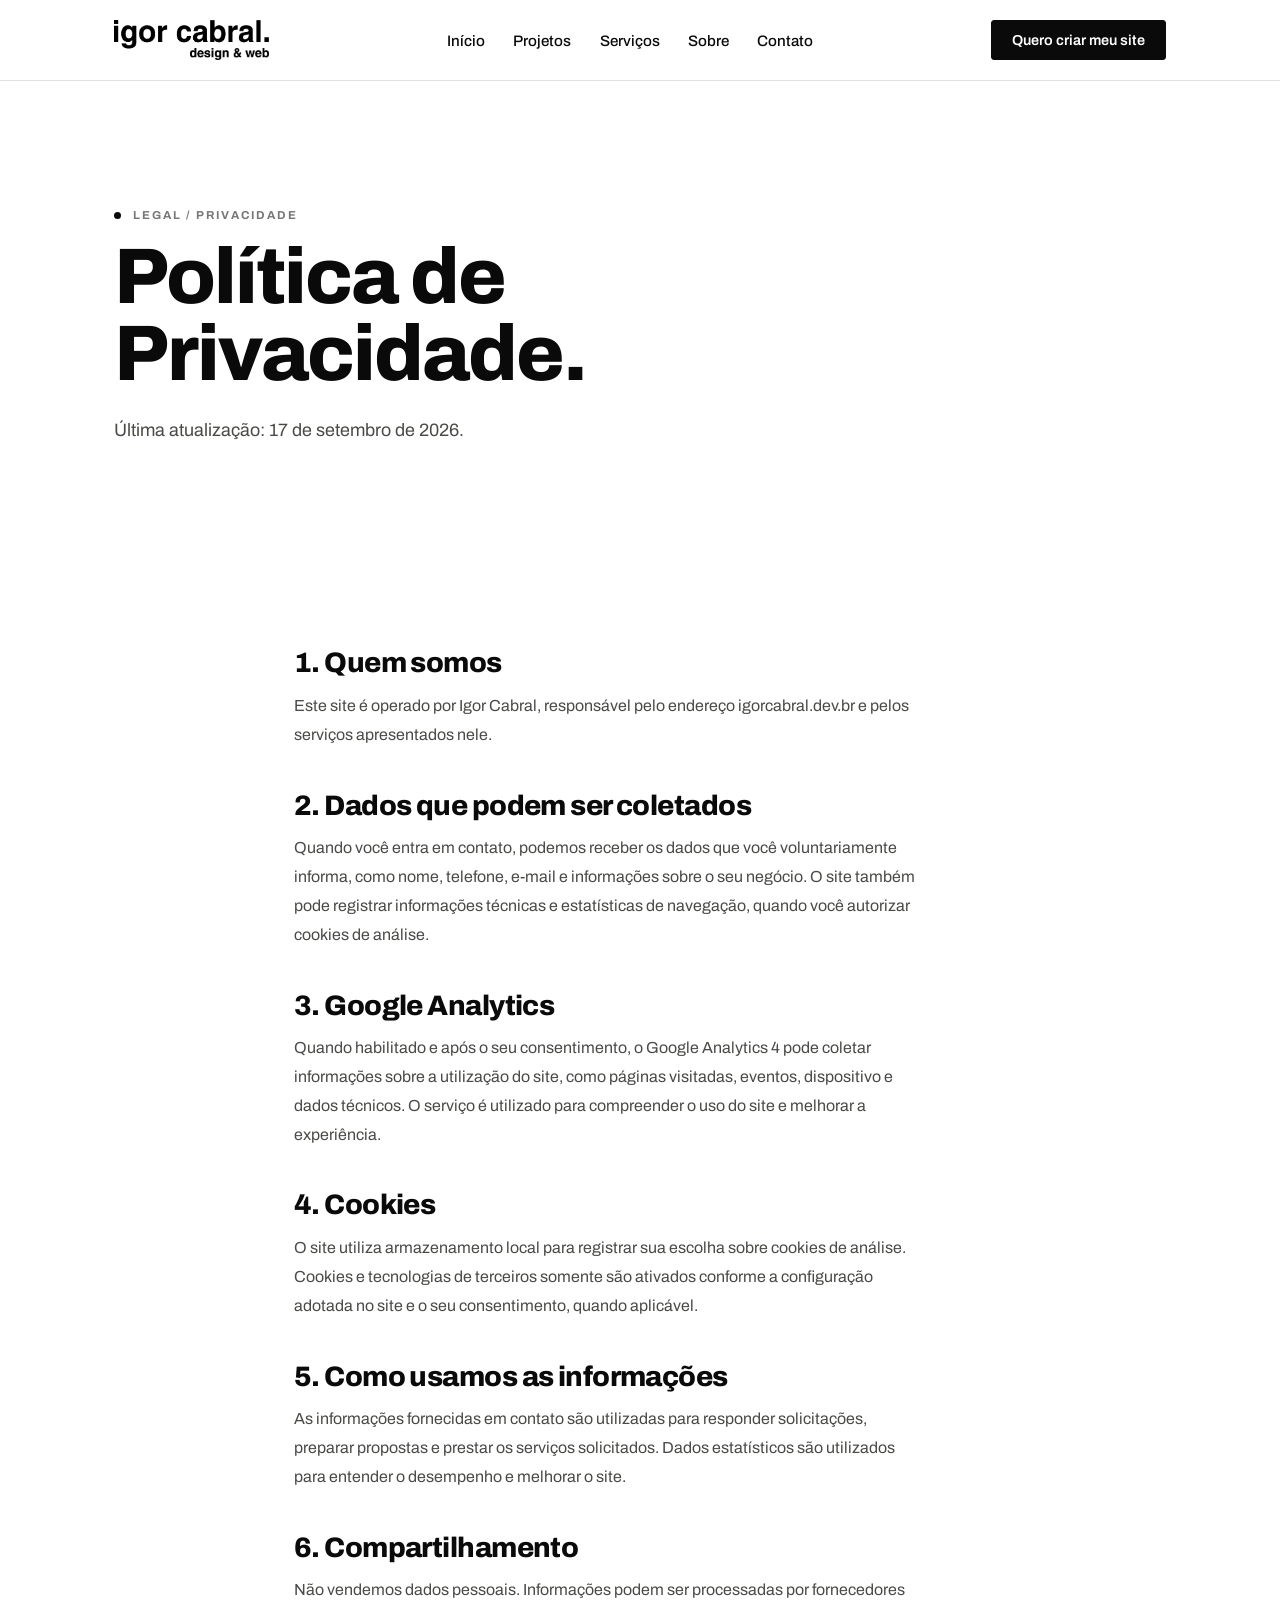
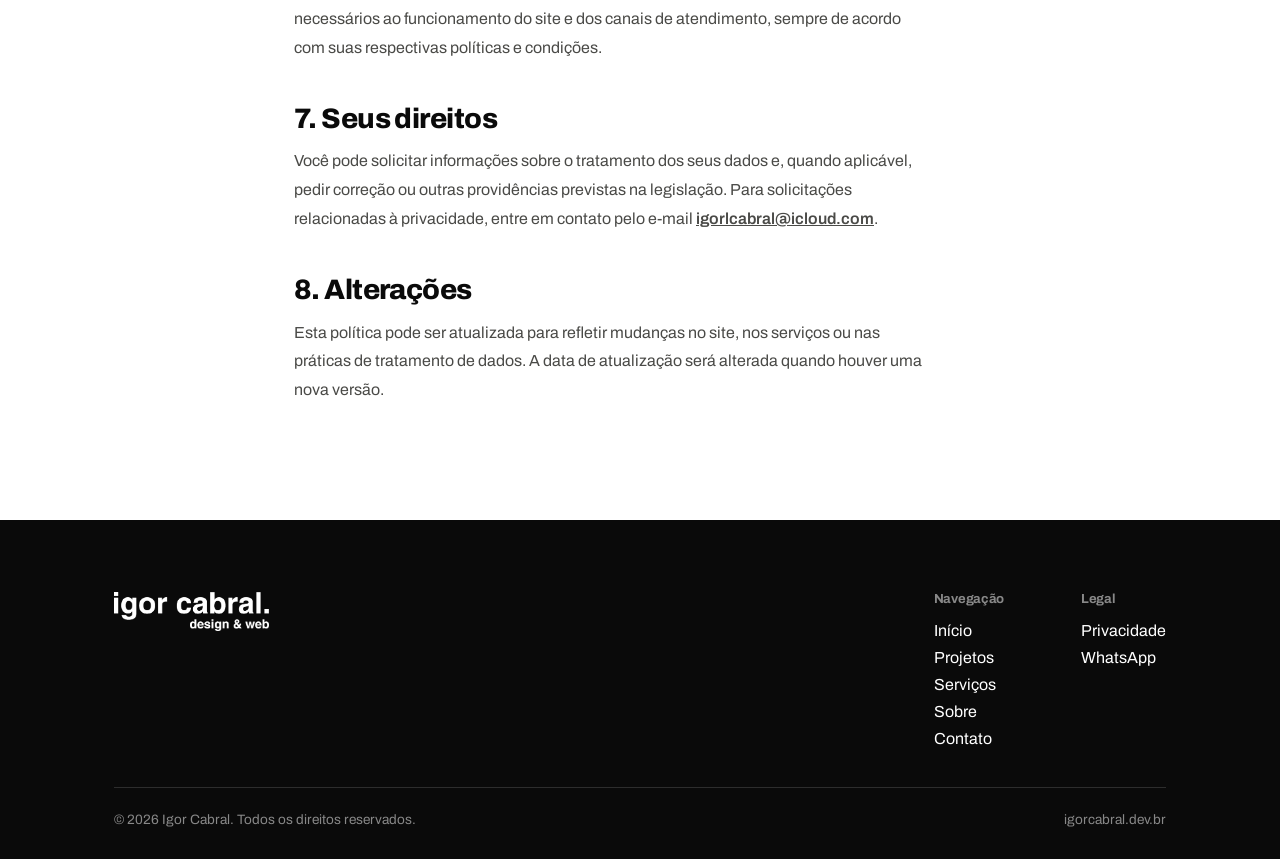
<file: politica-de-privacidade.html>
<!DOCTYPE html><html lang="pt-BR"><head><meta charset="UTF-8"><meta name="viewport" content="width=device-width, initial-scale=1.0">
<title>Política de Privacidade — igor cabral.</title><meta name="description" content="Política de Privacidade do site igorcabral.dev.br: informações sobre dados, cookies, contato e direitos dos visitantes."><link rel="canonical" href="https://igorcabral.dev.br/politica-de-privacidade.html"><meta name="theme-color" content="#0a0a0a"><link rel="manifest" href="site.webmanifest"><link rel="icon" href="public/images/system/favicon.svg"><link rel="stylesheet" href="css/style.css"></head>
<body><header class="site-header"><nav class="nav wrap"><a href="index.html" class="brand-logo"><img src="public/images/brand/logo-white.png" alt="igor cabral. — design & web"></a><ul class="nav-links"><li><a href="index.html">Início</a></li><li><a href="projetos/index.html">Projetos</a></li><li><a href="servicos.html">Serviços</a></li><li><a href="sobre.html">Sobre</a></li><li><a href="contato.html">Contato</a></li></ul><div class="nav-cta"><a href="#" class="btn btn--sm" data-wa-link>Quero criar meu site</a><button class="nav-toggle" aria-label="Abrir menu" aria-expanded="false"><span></span></button></div></nav></header>
<main><section class="page-hero"><div class="wrap"><div class="eyebrow">legal / privacidade</div><h1 class="display" style="max-width:12ch">Política de Privacidade.</h1><p class="lede" style="margin-top:24px">Última atualização: 17 de setembro de 2026.</p></div></section>
<section><div class="wrap" style="max-width:820px"><div class="legal-copy"><h2>1. Quem somos</h2><p>Este site é operado por Igor Cabral, responsável pelo endereço igorcabral.dev.br e pelos serviços apresentados nele.</p><h2>2. Dados que podem ser coletados</h2><p>Quando você entra em contato, podemos receber os dados que você voluntariamente informa, como nome, telefone, e-mail e informações sobre o seu negócio. O site também pode registrar informações técnicas e estatísticas de navegação, quando você autorizar cookies de análise.</p><h2>3. Google Analytics</h2><p>Quando habilitado e após o seu consentimento, o Google Analytics 4 pode coletar informações sobre a utilização do site, como páginas visitadas, eventos, dispositivo e dados técnicos. O serviço é utilizado para compreender o uso do site e melhorar a experiência.</p><h2>4. Cookies</h2><p>O site utiliza armazenamento local para registrar sua escolha sobre cookies de análise. Cookies e tecnologias de terceiros somente são ativados conforme a configuração adotada no site e o seu consentimento, quando aplicável.</p><h2>5. Como usamos as informações</h2><p>As informações fornecidas em contato são utilizadas para responder solicitações, preparar propostas e prestar os serviços solicitados. Dados estatísticos são utilizados para entender o desempenho e melhorar o site.</p><h2>6. Compartilhamento</h2><p>Não vendemos dados pessoais. Informações podem ser processadas por fornecedores necessários ao funcionamento do site e dos canais de atendimento, sempre de acordo com suas respectivas políticas e condições.</p><h2>7. Seus direitos</h2><p>Você pode solicitar informações sobre o tratamento dos seus dados e, quando aplicável, pedir correção ou outras providências previstas na legislação. Para solicitações relacionadas à privacidade, entre em contato pelo e-mail <a href="mailto:igorlcabral@icloud.com">igorlcabral@icloud.com</a>.</p><h2>8. Alterações</h2><p>Esta política pode ser atualizada para refletir mudanças no site, nos serviços ou nas práticas de tratamento de dados. A data de atualização será alterada quando houver uma nova versão.</p></div></div></section></main>
<footer class="site-footer"><div class="wrap"><div class="footer-top"><div><div class="brand-logo"><img src="public/images/brand/logo-white.png" alt="igor cabral. — design & web"></div></div><div class="footer-cols"><div class="footer-col"><h4>Navegação</h4><ul><li><a href="index.html">Início</a></li><li><a href="projetos/index.html">Projetos</a></li><li><a href="servicos.html">Serviços</a></li><li><a href="sobre.html">Sobre</a></li><li><a href="contato.html">Contato</a></li></ul></div><div class="footer-col"><h4>Legal</h4><ul><li><a href="politica-de-privacidade.html">Privacidade</a></li><li><a href="#" data-wa-link>WhatsApp</a></li></ul></div></div></div><div class="footer-bottom"><span>© 2026 Igor Cabral. Todos os direitos reservados.</span><span>igorcabral.dev.br</span></div></div></footer><script src="js/config.js"></script><script src="js/analytics.js"></script><script src="js/main.js"></script></body></html>
</file>
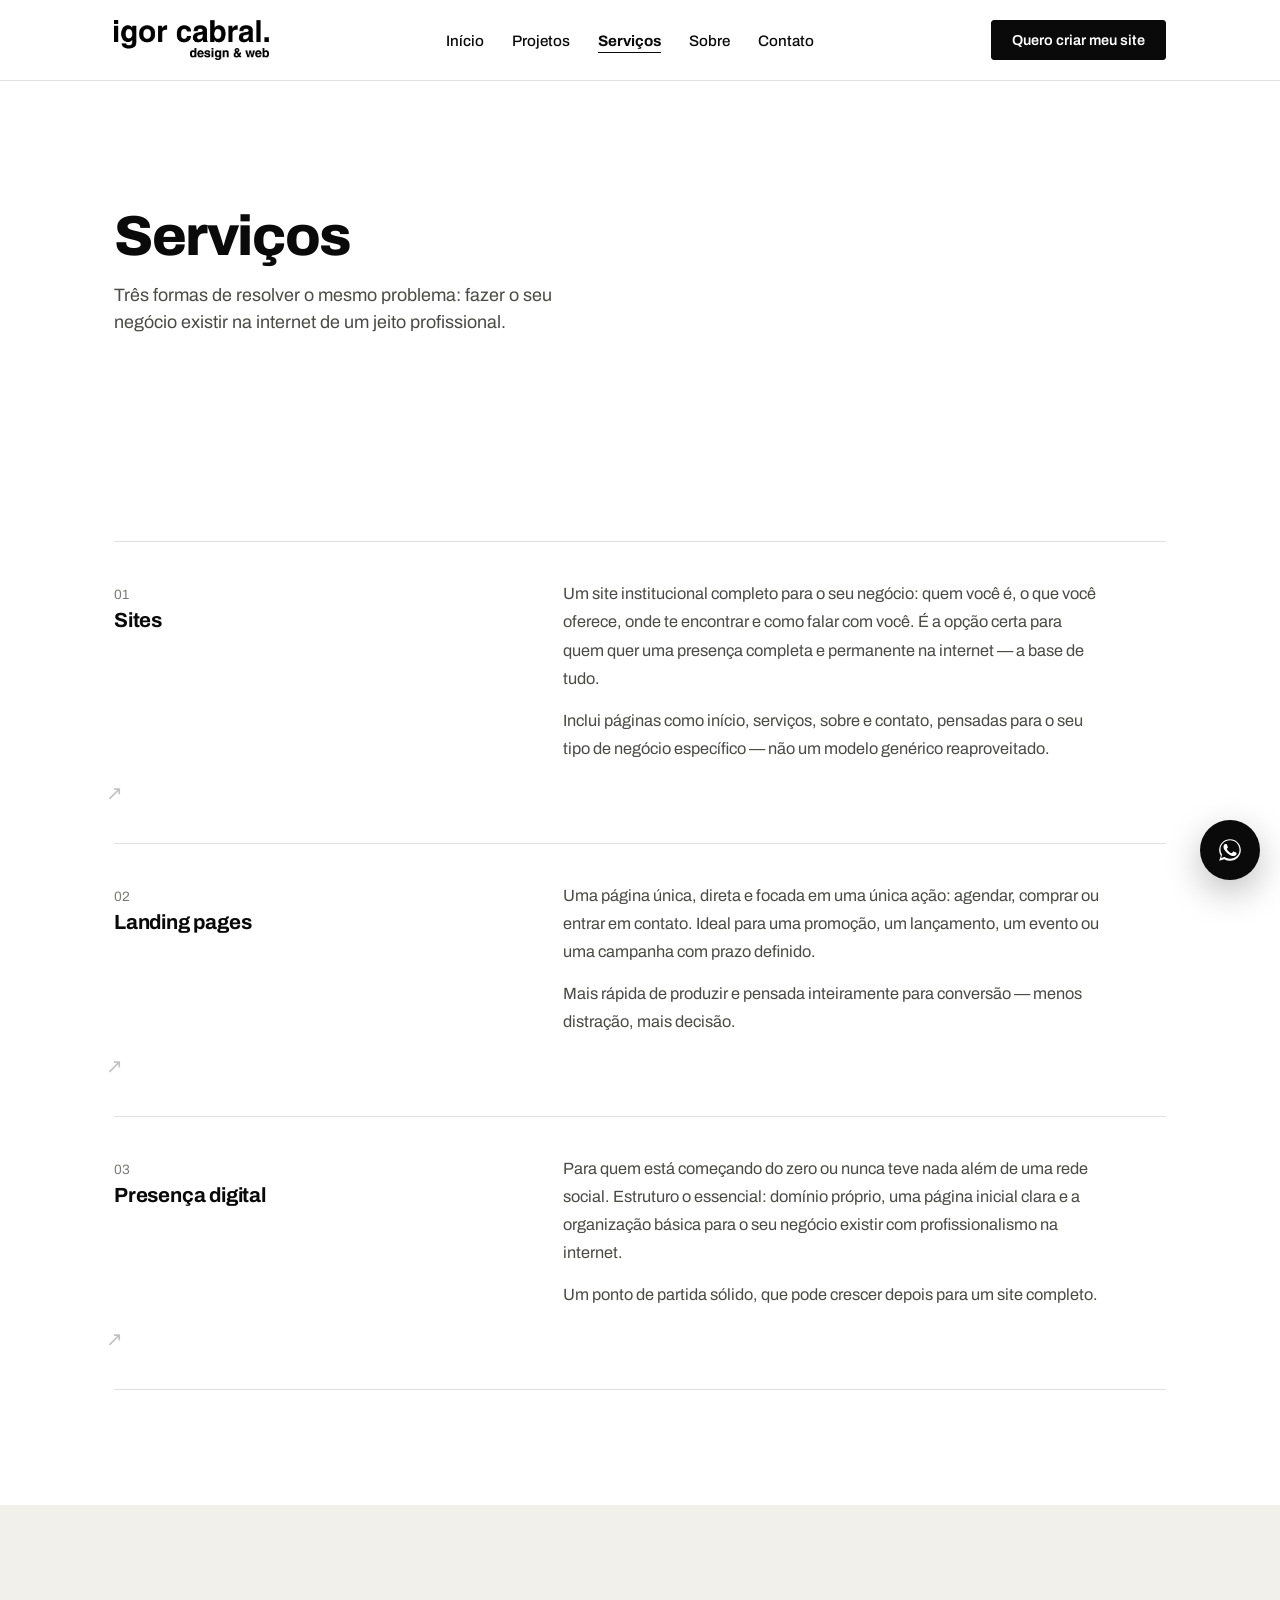
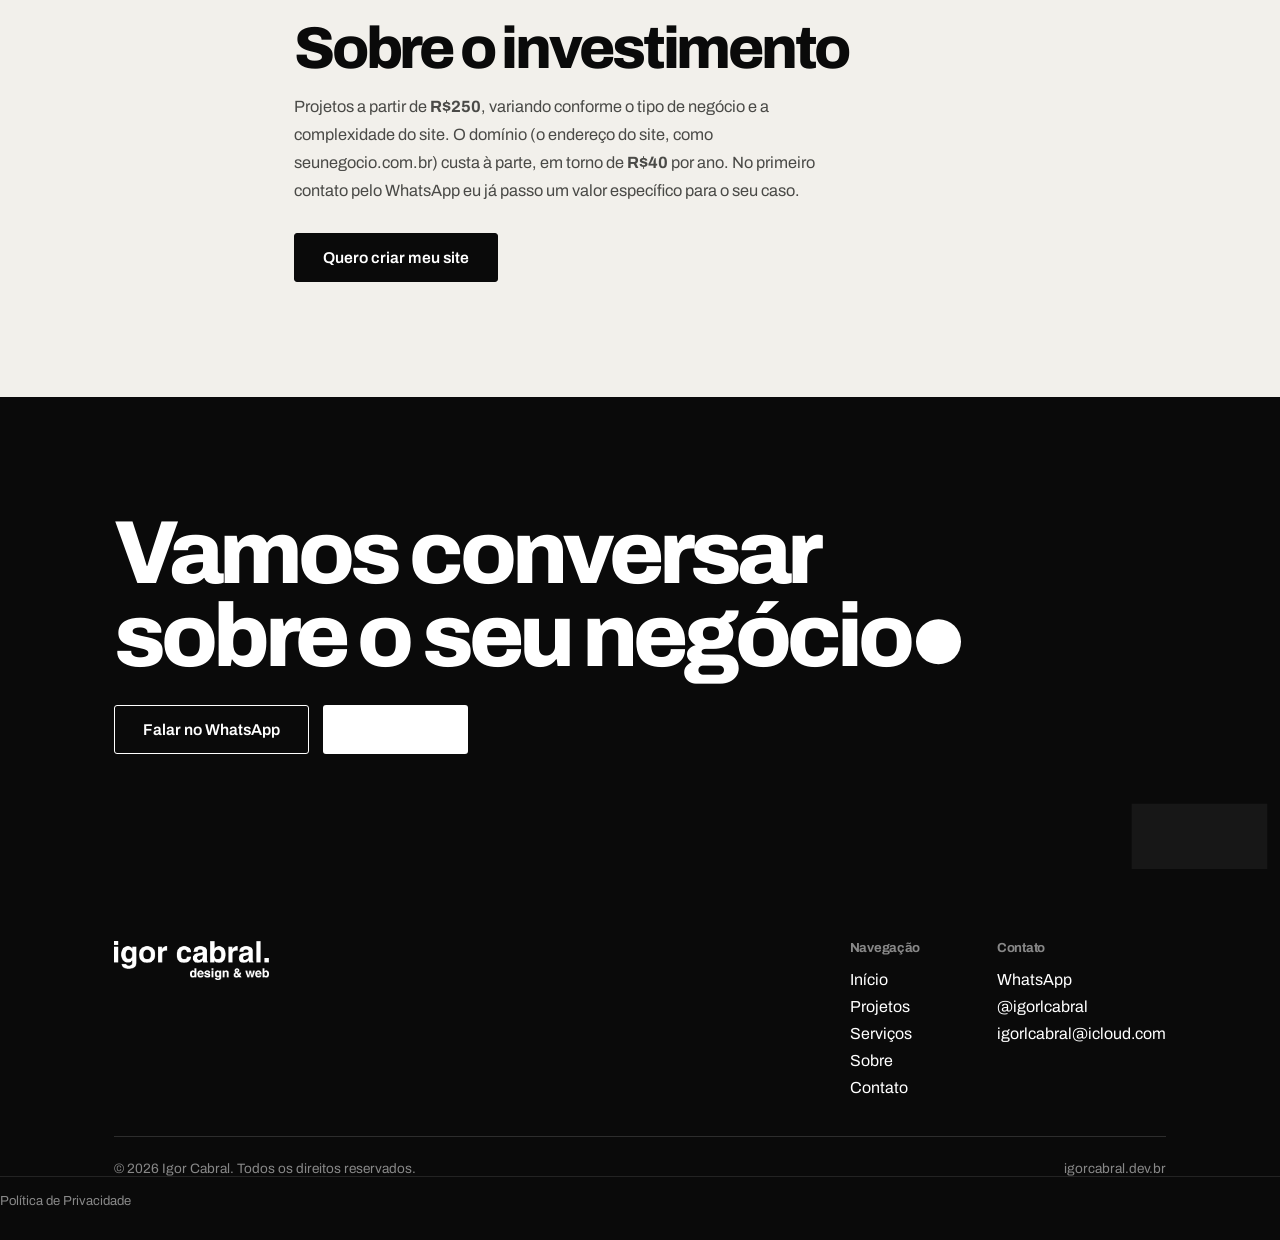
<file: servicos.html>
<!DOCTYPE html>
<html lang="pt-BR">
<head>
<meta charset="UTF-8">
<meta name="viewport" content="width=device-width, initial-scale=1.0">
<title>Criação de Sites e SEO em Joinville | Igor Cabral</title>
<meta name="description" content="Criação de sites, landing pages e soluções de presença digital para pequenas empresas em Joinville.">
<link rel="canonical" href="https://igorcabral.dev.br/servicos.html">
<meta property="og:site_name" content="igor cabral. design & web">
<meta property="og:type" content="website">
<meta property="og:title" content="Serviços — igor cabral. design & web">
<meta property="og:description" content="Sites, landing pages e presença digital para pequenos negócios.">
<meta property="og:image" content="https://igorcabral.dev.br/public/images/system/og-image.svg">
<meta property="og:url" content="https://igorcabral.dev.br/servicos.html">
<meta property="og:locale" content="pt_BR">
<meta name="theme-color" content="#0a0a0a"><link rel="manifest" href="site.webmanifest"><link rel="icon" href="public/images/system/favicon.svg">
<link rel="stylesheet" href="css/style.css">
</head>
<body>

<header class="site-header">
  <nav class="nav wrap">
    <a href="index.html" class="brand-logo"><img src="public/images/brand/logo-white.png" alt="igor cabral. — design &amp; web"></a>
    <ul class="nav-links">
      <li><a href="index.html">Início</a></li>
      <li><a href="projetos/index.html">Projetos</a></li>
      <li><a href="servicos.html" data-path="/servicos.html" aria-current="page">Serviços</a></li>
      <li><a href="sobre.html">Sobre</a></li>
      <li><a href="contato.html">Contato</a></li>
    </ul>
    <div class="nav-cta">
      <a href="#" class="btn btn--sm" data-wa-link>Quero criar meu site</a>
      <button class="nav-toggle" aria-label="Abrir menu" aria-expanded="false"><span></span></button>
    </div>
  </nav>
</header>

<main>
  <section class="page-hero">
    <div class="wrap">
      <h1 class="display" style="font-size:clamp(2.2rem,4.4vw,3.6rem);">Serviços</h1>
      <p class="lede" style="margin-top:18px;">Três formas de resolver o mesmo problema: fazer o seu negócio existir na internet de um jeito profissional.</p>
    </div>
  </section>

  <section>
    <div class="wrap">
      <div class="service-list reveal">

        <div class="service">
          <div>
            <span class="small">01</span>
            <h2 class="h3" style="margin-top:8px;">Sites</h2>
          </div>
          <div>
            <p class="body">Um site institucional completo para o seu negócio: quem você é, o que você oferece, onde te encontrar e como falar com você. É a opção certa para quem quer uma presença completa e permanente na internet — a base de tudo.</p>
            <p class="body" style="margin-top:14px;">Inclui páginas como início, serviços, sobre e contato, pensadas para o seu tipo de negócio específico — não um modelo genérico reaproveitado.</p>
          </div>
        </div>

        <div class="service">
          <div>
            <span class="small">02</span>
            <h2 class="h3" style="margin-top:8px;">Landing pages</h2>
          </div>
          <div>
            <p class="body">Uma página única, direta e focada em uma única ação: agendar, comprar ou entrar em contato. Ideal para uma promoção, um lançamento, um evento ou uma campanha com prazo definido.</p>
            <p class="body" style="margin-top:14px;">Mais rápida de produzir e pensada inteiramente para conversão — menos distração, mais decisão.</p>
          </div>
        </div>

        <div class="service">
          <div>
            <span class="small">03</span>
            <h2 class="h3" style="margin-top:8px;">Presença digital</h2>
          </div>
          <div>
            <p class="body">Para quem está começando do zero ou nunca teve nada além de uma rede social. Estruturo o essencial: domínio próprio, uma página inicial clara e a organização básica para o seu negócio existir com profissionalismo na internet.</p>
            <p class="body" style="margin-top:14px;">Um ponto de partida sólido, que pode crescer depois para um site completo.</p>
          </div>
        </div>

      </div>
    </div>
  </section>

  <section class="section--paper">
    <div class="wrap" style="max-width:820px;">
      <h2 class="h2">Sobre o investimento</h2>
      <p class="body" style="margin-top:18px; max-width: 60ch;">Projetos a partir de <strong>R$<span data-price-min></span></strong>, variando conforme o tipo de negócio e a complexidade do site. O domínio (o endereço do site, como seunegocio.com.br) custa à parte, em torno de <strong>R$<span data-price-domain></span></strong> por ano. No primeiro contato pelo WhatsApp eu já passo um valor específico para o seu caso.</p>
      <div class="hero-foot" style="margin-top:28px;">
        <a href="#" class="btn" data-wa-link>Quero criar meu site</a>
      </div>
    </div>
  </section>

  <section class="cta-final">
    <div class="wrap">
      <h2 class="h2" style="max-width:16ch;">Vamos conversar sobre o seu negócio<span class="dot dot--lg"></span></h2>
      <div class="hero-foot" style="margin-top:28px;">
        <a href="#" class="btn" data-wa-link>Falar no WhatsApp</a>
        <a href="projetos/index.html" class="btn btn--ghost">Ver projetos</a>
      </div>
    </div>
  </section>
</main>

<footer class="site-footer">
  <div class="wrap">
    <div class="footer-top">
      <div><div class="brand-logo"><img src="public/images/brand/logo-white.png" alt="igor cabral. — design &amp; web"></div></div>
      <div class="footer-cols">
        <div class="footer-col">
          <h4>Navegação</h4>
          <ul>
            <li><a href="index.html">Início</a></li>
            <li><a href="projetos/index.html">Projetos</a></li>
            <li><a href="servicos.html">Serviços</a></li>
            <li><a href="sobre.html">Sobre</a></li>
            <li><a href="contato.html">Contato</a></li>
          </ul>
        </div>
        <div class="footer-col">
          <h4>Contato</h4>
          <ul>
            <li><a href="#" data-wa-link>WhatsApp</a></li>
            <li><a href="#" data-ig-link><span data-ig-handle></span></a></li>
            <li><a href="#" data-email-link><span data-email-text></span></a></li>
          </ul>
        </div>
      </div>
    </div>
    <div class="footer-bottom">
      <span>© 2026 Igor Cabral. Todos os direitos reservados.</span>
      <span>igorcabral.dev.br</span>
    </div>
  </div>
<div class="footer-legal"><a href="politica-de-privacidade.html">Política de Privacidade</a></div></footer>

<a href="#" class="wa-float" data-wa-link aria-label="Falar no WhatsApp">
  <svg viewBox="0 0 24 24" fill="currentColor"><path d="M17.472 14.382c-.297-.149-1.758-.867-2.03-.967-.273-.099-.471-.148-.67.15-.197.297-.767.966-.94 1.164-.173.199-.347.223-.644.075-.297-.15-1.255-.463-2.39-1.475-.883-.788-1.48-1.761-1.653-2.059-.173-.297-.018-.458.13-.606.134-.133.298-.347.446-.52.149-.174.198-.298.298-.497.099-.198.05-.371-.025-.52-.075-.149-.669-1.612-.916-2.207-.242-.579-.487-.5-.669-.51-.173-.008-.371-.01-.57-.01-.198 0-.52.074-.792.372-.272.297-1.04 1.016-1.04 2.479 0 1.462 1.065 2.875 1.213 3.074.149.198 2.096 3.2 5.077 4.487.709.306 1.262.489 1.694.625.712.227 1.36.195 1.871.118.571-.085 1.758-.719 2.006-1.413.248-.694.248-1.289.173-1.413-.074-.124-.272-.198-.57-.347z"/><path d="M12.001 2C6.478 2 2 6.478 2 12.001c0 1.994.585 3.849 1.594 5.408L2 22l4.71-1.564A9.947 9.947 0 0 0 12.001 22C17.523 22 22 17.523 22 12.001 22 6.478 17.523 2 12.001 2zm0 18.033c-1.788 0-3.44-.545-4.815-1.478l-.346-.207-3.152 1.048 1.03-3.106-.226-.359a8.014 8.014 0 0 1-1.234-4.93C3.258 6.86 7.116 3 12.001 3c4.885 0 8.743 3.86 8.743 9.001 0 4.958-4.02 8.032-8.743 8.032z"/></svg>
</a>

<script src="js/config.js"></script>
<script src="js/analytics.js"></script><script src="js/main.js"></script>
</body>
</html>
</file>
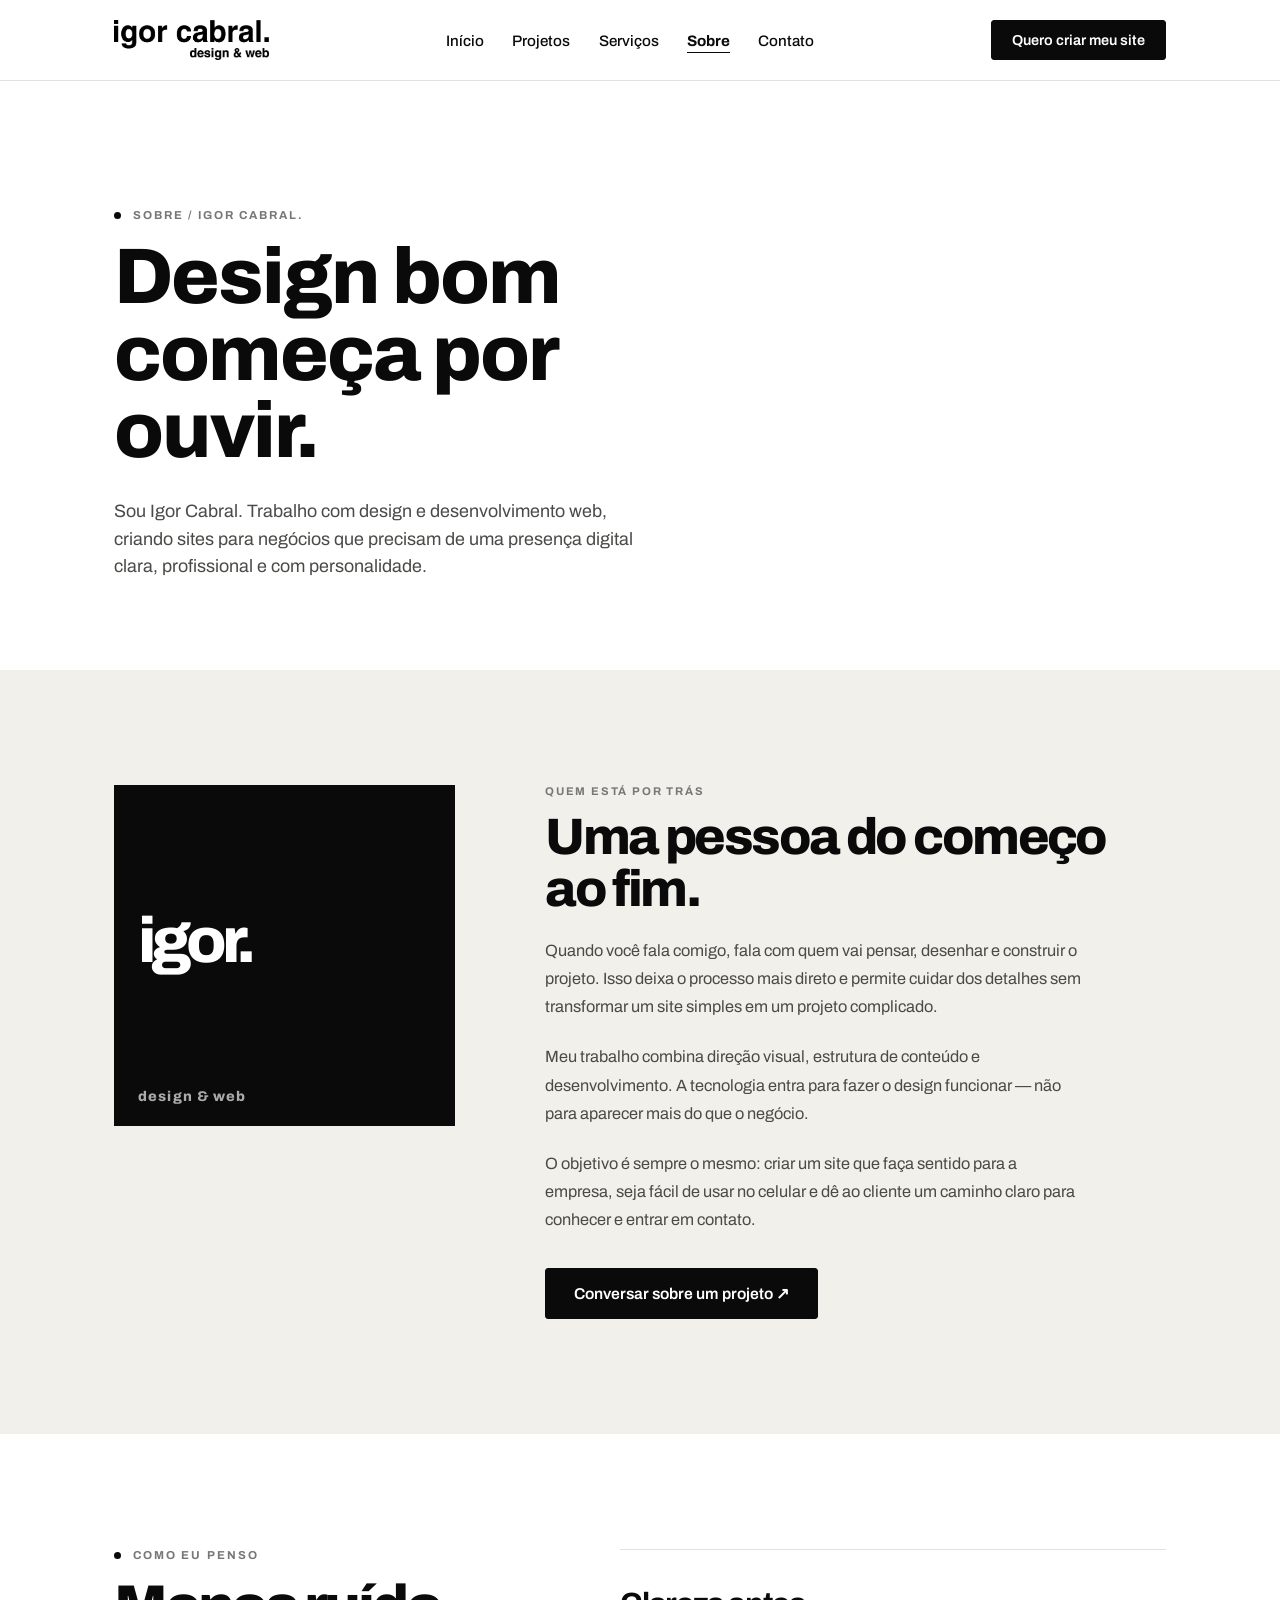
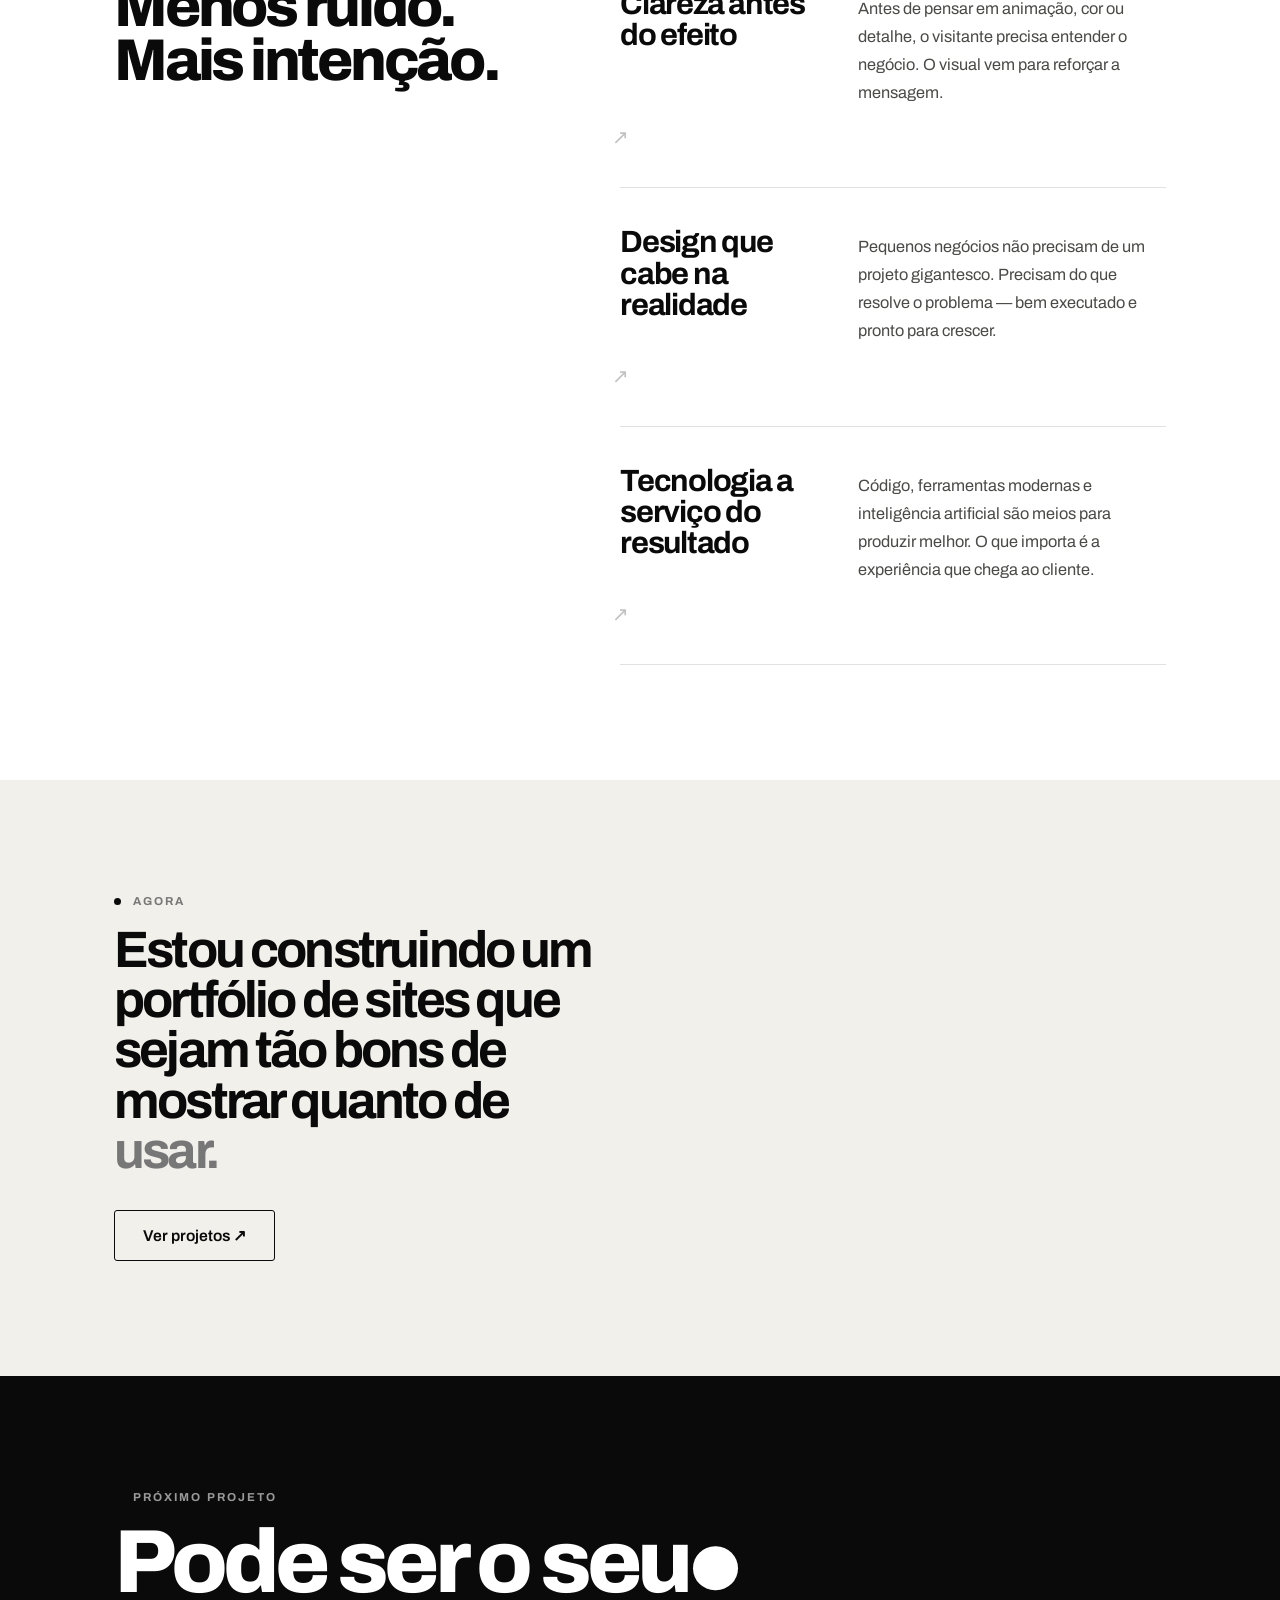
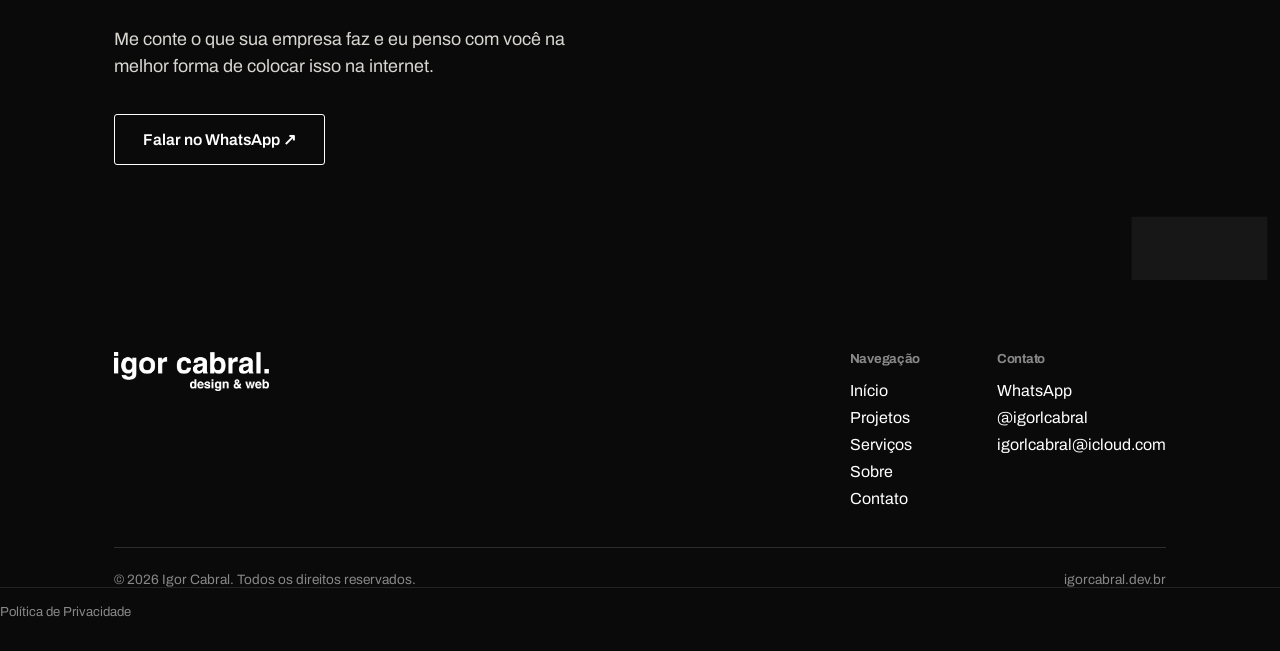
<file: sobre.html>
<!DOCTYPE html>
<html lang="pt-BR"><head><meta charset="UTF-8"><meta name="viewport" content="width=device-width, initial-scale=1.0">
<title>Sobre Igor Cabral | Design e Desenvolvimento Web em Joinville</title><meta name="description" content="Conheça Igor Cabral, designer e desenvolvedor web que cria sites profissionais para pequenos negócios em Joinville e no Brasil."><link rel="canonical" href="https://igorcabral.dev.br/sobre.html"><meta property="og:site_name" content="igor cabral. design & web">
<meta property="og:title" content="Sobre — igor cabral."><meta property="og:description" content="Design e desenvolvimento web feitos de perto, do primeiro rascunho ao site no ar."><meta property="og:image" content="https://igorcabral.dev.br/public/images/system/og-image.svg"><meta property="og:url" content="https://igorcabral.dev.br/sobre.html"><meta name="theme-color" content="#0a0a0a"><link rel="manifest" href="site.webmanifest"><link rel="icon" href="public/images/system/favicon.svg"><link rel="stylesheet" href="css/style.css"></head>
<body><header class="site-header"><nav class="nav wrap"><a href="index.html" class="brand-logo"><img src="public/images/brand/logo-white.png" alt="igor cabral. — design &amp; web"></a><ul class="nav-links"><li><a href="index.html">Início</a></li><li><a href="projetos/index.html">Projetos</a></li><li><a href="servicos.html">Serviços</a></li><li><a href="sobre.html" aria-current="page">Sobre</a></li><li><a href="contato.html">Contato</a></li></ul><div class="nav-cta"><a href="#" class="btn btn--sm" data-wa-link>Quero criar meu site</a><button class="nav-toggle" aria-label="Abrir menu" aria-expanded="false"><span></span></button></div></nav></header>
<main>
<section class="page-hero"><div class="wrap"><div class="eyebrow">sobre / igor cabral.</div><h1 class="display" style="max-width:12ch">Design bom começa por ouvir.</h1><p class="lede" style="margin-top:28px;max-width:55ch">Sou Igor Cabral. Trabalho com design e desenvolvimento web, criando sites para negócios que precisam de uma presença digital clara, profissional e com personalidade.</p></div></section>
<section class="section--paper"><div class="wrap profile-card"><div class="profile-image reveal"><div class="profile-placeholder">igor.<span style="display:block;font-size:.22em;letter-spacing:.08em;color:#aaa;margin-top:18px">design &amp; web</span></div></div><div class="profile-copy reveal"><div class="mini-label">Quem está por trás</div><h2 style="margin-top:14px">Uma pessoa do começo ao fim.</h2><p class="body">Quando você fala comigo, fala com quem vai pensar, desenhar e construir o projeto. Isso deixa o processo mais direto e permite cuidar dos detalhes sem transformar um site simples em um projeto complicado.</p><p class="body">Meu trabalho combina direção visual, estrutura de conteúdo e desenvolvimento. A tecnologia entra para fazer o design funcionar — não para aparecer mais do que o negócio.</p><p class="body">O objetivo é sempre o mesmo: criar um site que faça sentido para a empresa, seja fácil de usar no celular e dê ao cliente um caminho claro para conhecer e entrar em contato.</p><div class="hero-foot"><a href="#" class="btn" data-wa-link>Conversar sobre um projeto ↗</a></div></div></div></section>
<section><div class="wrap split"><div class="sticky-note"><div class="eyebrow">como eu penso</div><h2 class="h2">Menos ruído.<br>Mais intenção.</h2></div><div class="reveal-stagger"><div class="service"><h3 class="h3">Clareza antes do efeito</h3><p class="body">Antes de pensar em animação, cor ou detalhe, o visitante precisa entender o negócio. O visual vem para reforçar a mensagem.</p></div><div class="service"><h3 class="h3">Design que cabe na realidade</h3><p class="body">Pequenos negócios não precisam de um projeto gigantesco. Precisam do que resolve o problema — bem executado e pronto para crescer.</p></div><div class="service"><h3 class="h3">Tecnologia a serviço do resultado</h3><p class="body">Código, ferramentas modernas e inteligência artificial são meios para produzir melhor. O que importa é a experiência que chega ao cliente.</p></div></div></div></section>
<section class="section--paper"><div class="wrap"><div class="eyebrow">agora</div><p class="quote">Estou construindo um portfólio de sites que sejam tão bons de mostrar quanto de <em>usar.</em></p><div class="hero-foot"><a href="projetos/index.html" class="btn btn--ghost">Ver projetos ↗</a></div></div></section>
<section class="cta-final"><div class="wrap"><div class="eyebrow" style="color:#999">próximo projeto</div><h2 class="h2" style="max-width:12ch">Pode ser o seu<span class="dot dot--lg"></span></h2><p class="lede" style="margin-top:22px">Me conte o que sua empresa faz e eu penso com você na melhor forma de colocar isso na internet.</p><div class="hero-foot"><a href="#" class="btn" data-wa-link>Falar no WhatsApp ↗</a></div></div></section>
</main><footer class="site-footer"><div class="wrap"><div class="footer-top"><div><div class="brand-logo"><img src="public/images/brand/logo-white.png" alt="igor cabral. — design &amp; web"></div></div><div class="footer-cols"><div class="footer-col"><h4>Navegação</h4><ul><li><a href="index.html">Início</a></li><li><a href="projetos/index.html">Projetos</a></li><li><a href="servicos.html">Serviços</a></li><li><a href="sobre.html">Sobre</a></li><li><a href="contato.html">Contato</a></li></ul></div><div class="footer-col"><h4>Contato</h4><ul><li><a href="#" data-wa-link>WhatsApp</a></li><li><a href="#" data-ig-link><span data-ig-handle></span></a></li><li><a href="#" data-email-link><span data-email-text></span></a></li></ul></div></div></div><div class="footer-bottom"><span>© 2026 Igor Cabral. Todos os direitos reservados.</span><span>igorcabral.dev.br</span></div></div><div class="footer-legal"><a href="politica-de-privacidade.html">Política de Privacidade</a></div></footer><script src="js/config.js"></script><script src="js/analytics.js"></script><script src="js/main.js"></script></body></html>
</file>
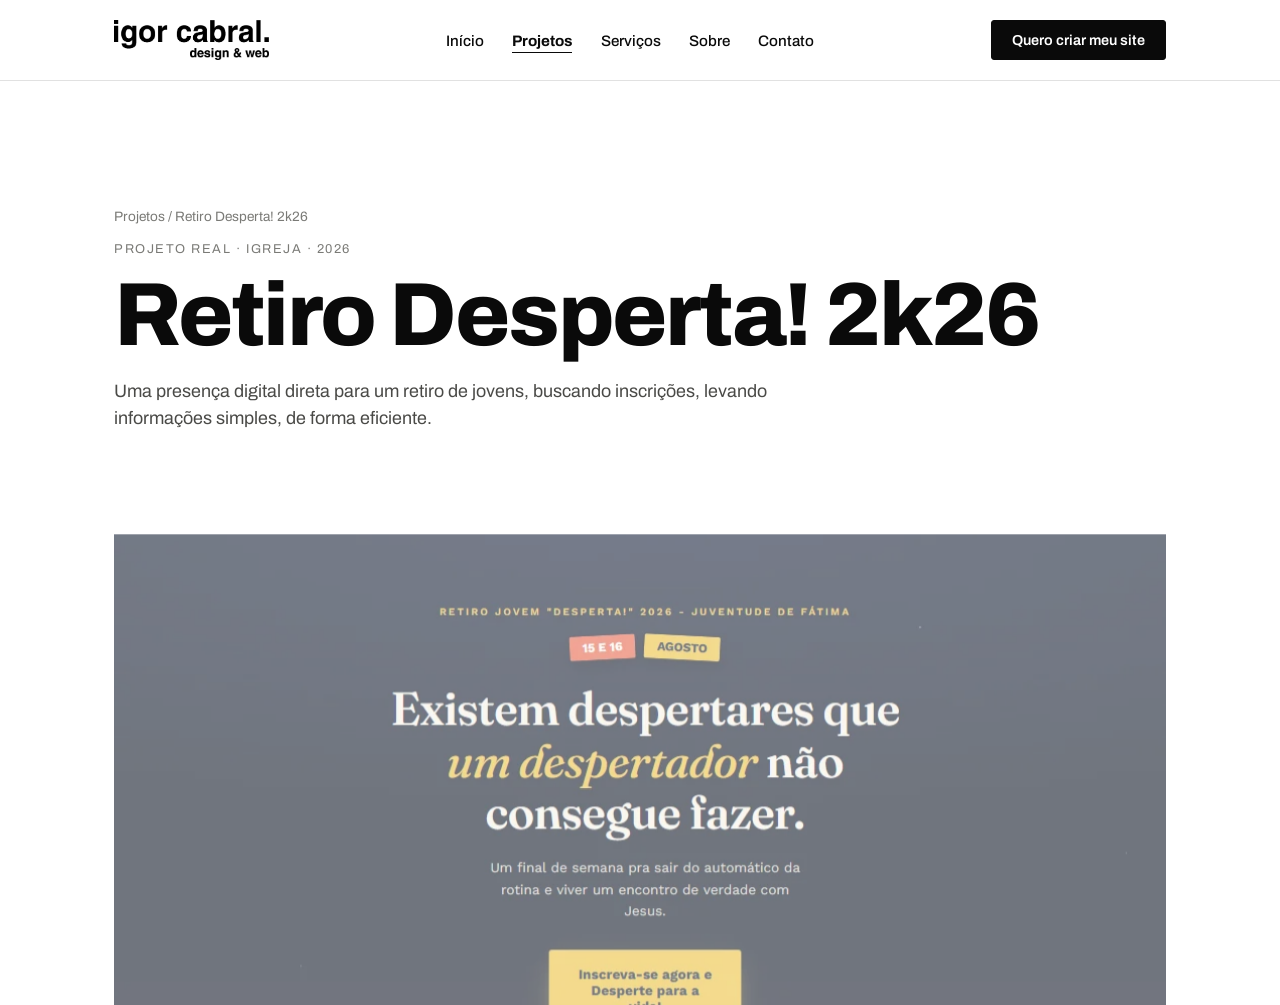
<file: projetos/projeto-01.html>
<!doctype html><html lang="pt-BR"><head><meta charset="utf-8"><meta http-equiv="refresh" content="0;url=projeto.html?slug=corte-barbearia"><title>Redirecionando…</title><meta name="robots" content="noindex,follow">
</head><body><a href="projeto.html?slug=corte-barbearia">Abrir projeto</a></body></html>
</file>
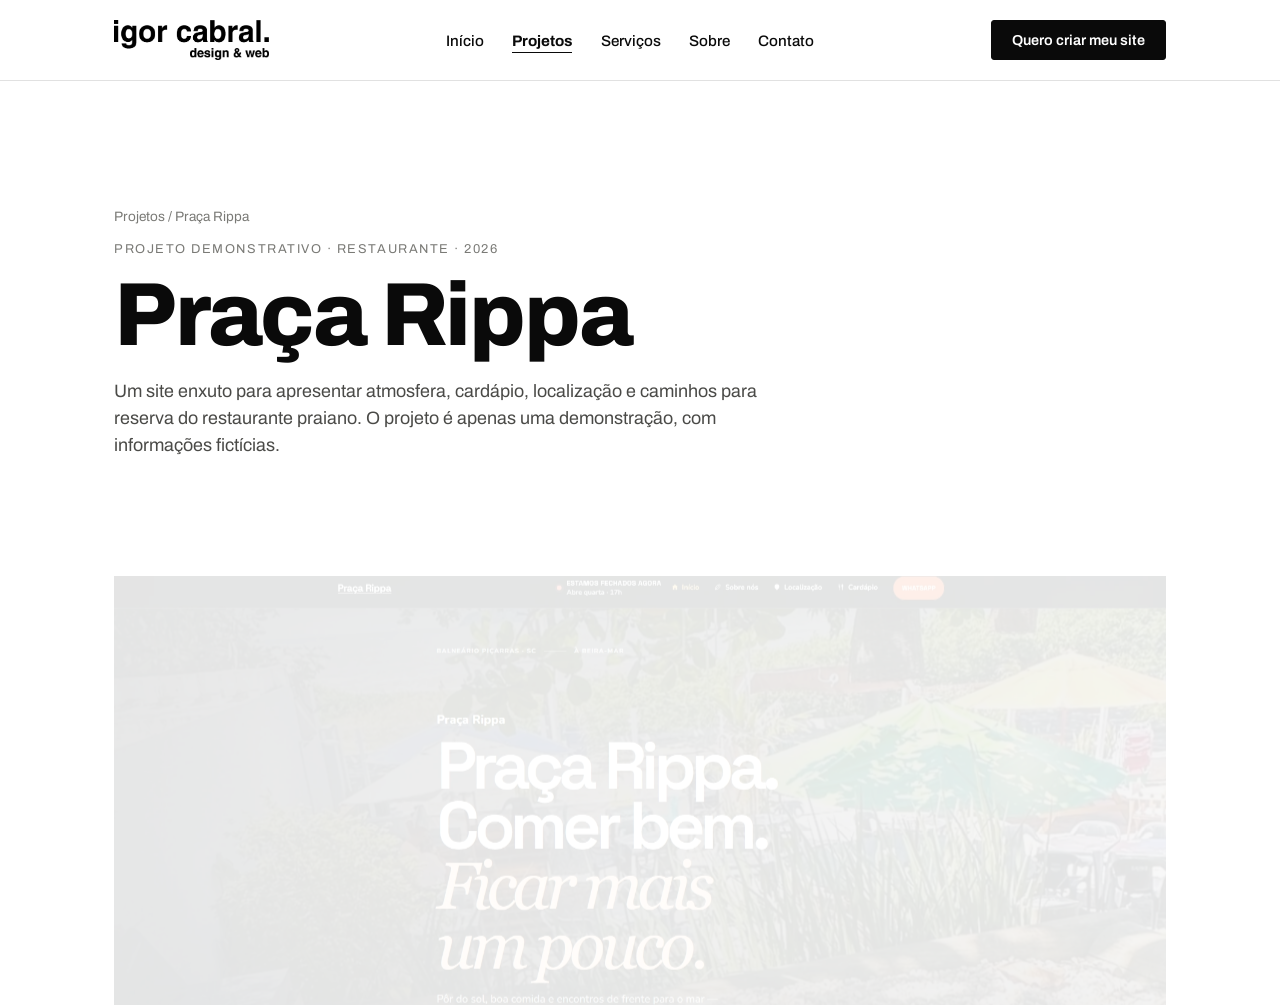
<file: projetos/projeto-02.html>
<!doctype html><html lang="pt-BR"><head><meta charset="utf-8"><meta http-equiv="refresh" content="0;url=projeto.html?slug=mesa-restaurante"><title>Redirecionando…</title><meta name="robots" content="noindex,follow">
</head><body><a href="projeto.html?slug=mesa-restaurante">Abrir projeto</a></body></html>
</file>
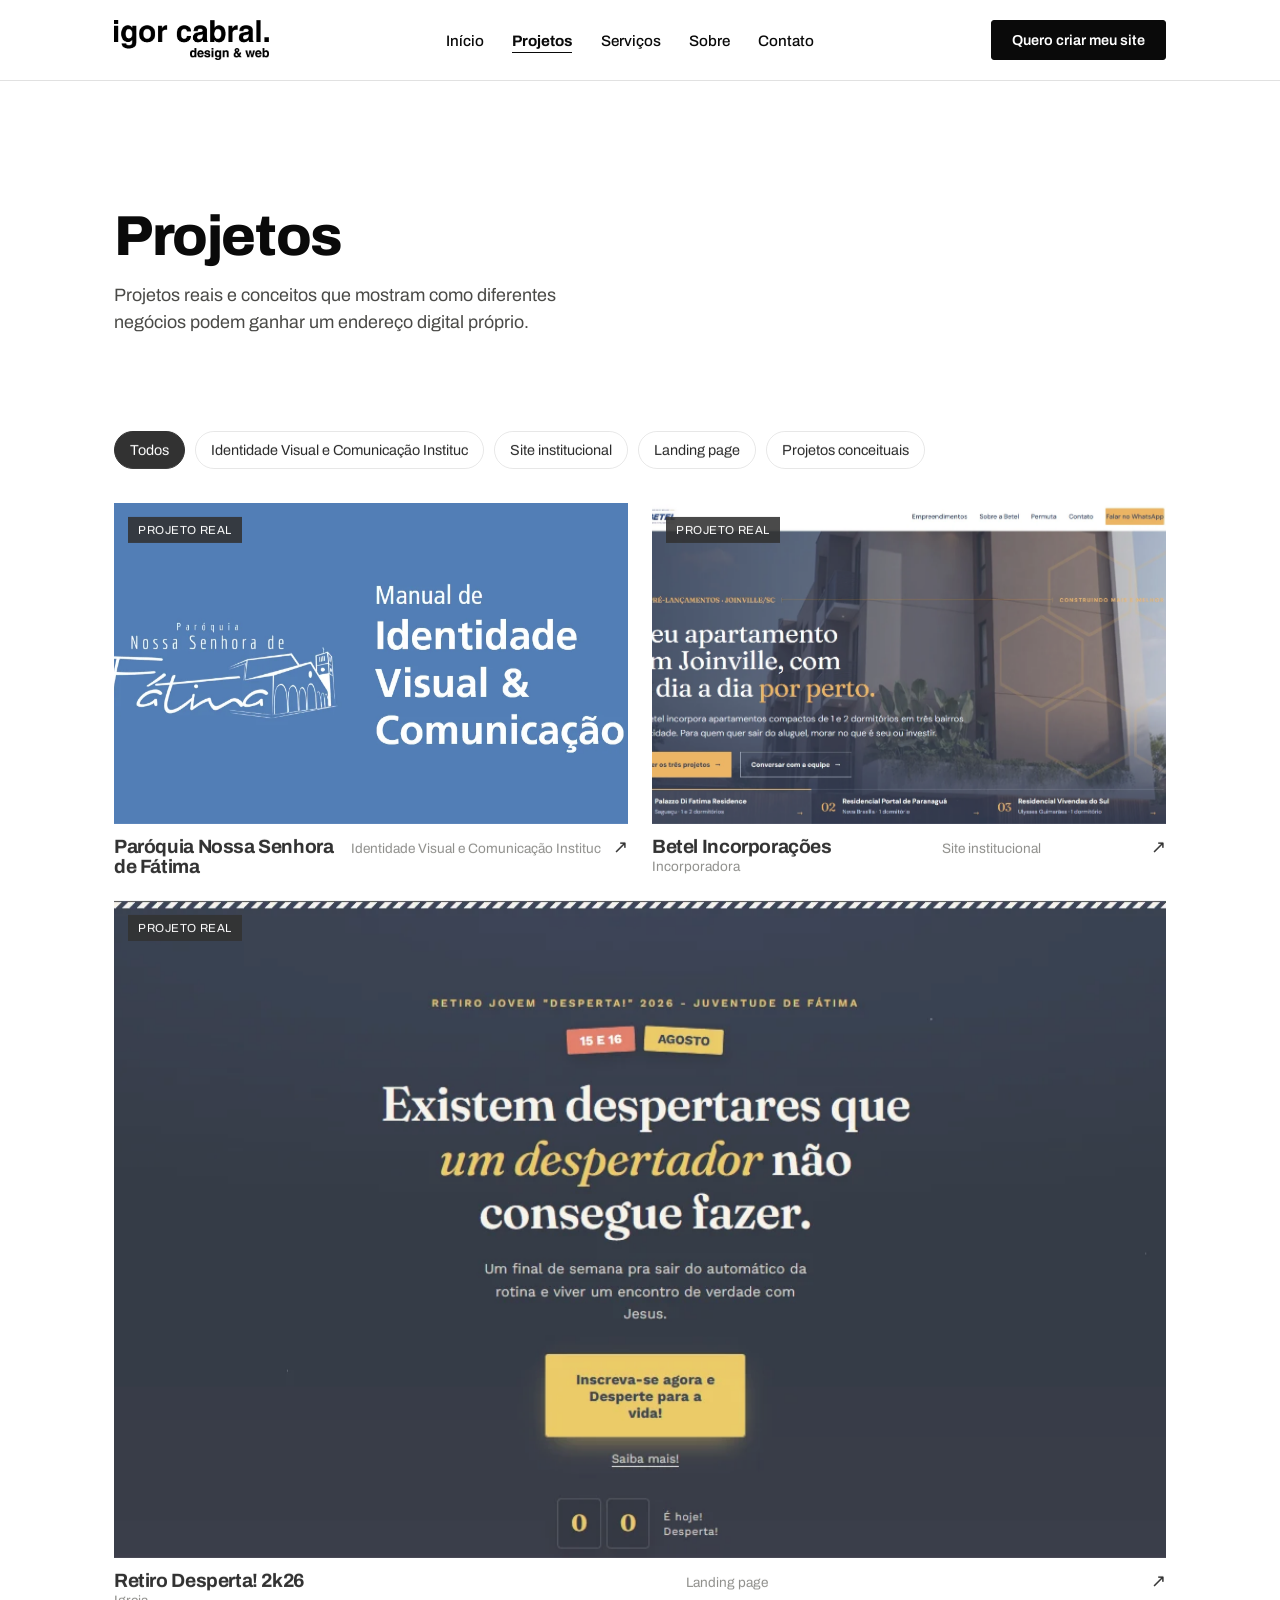
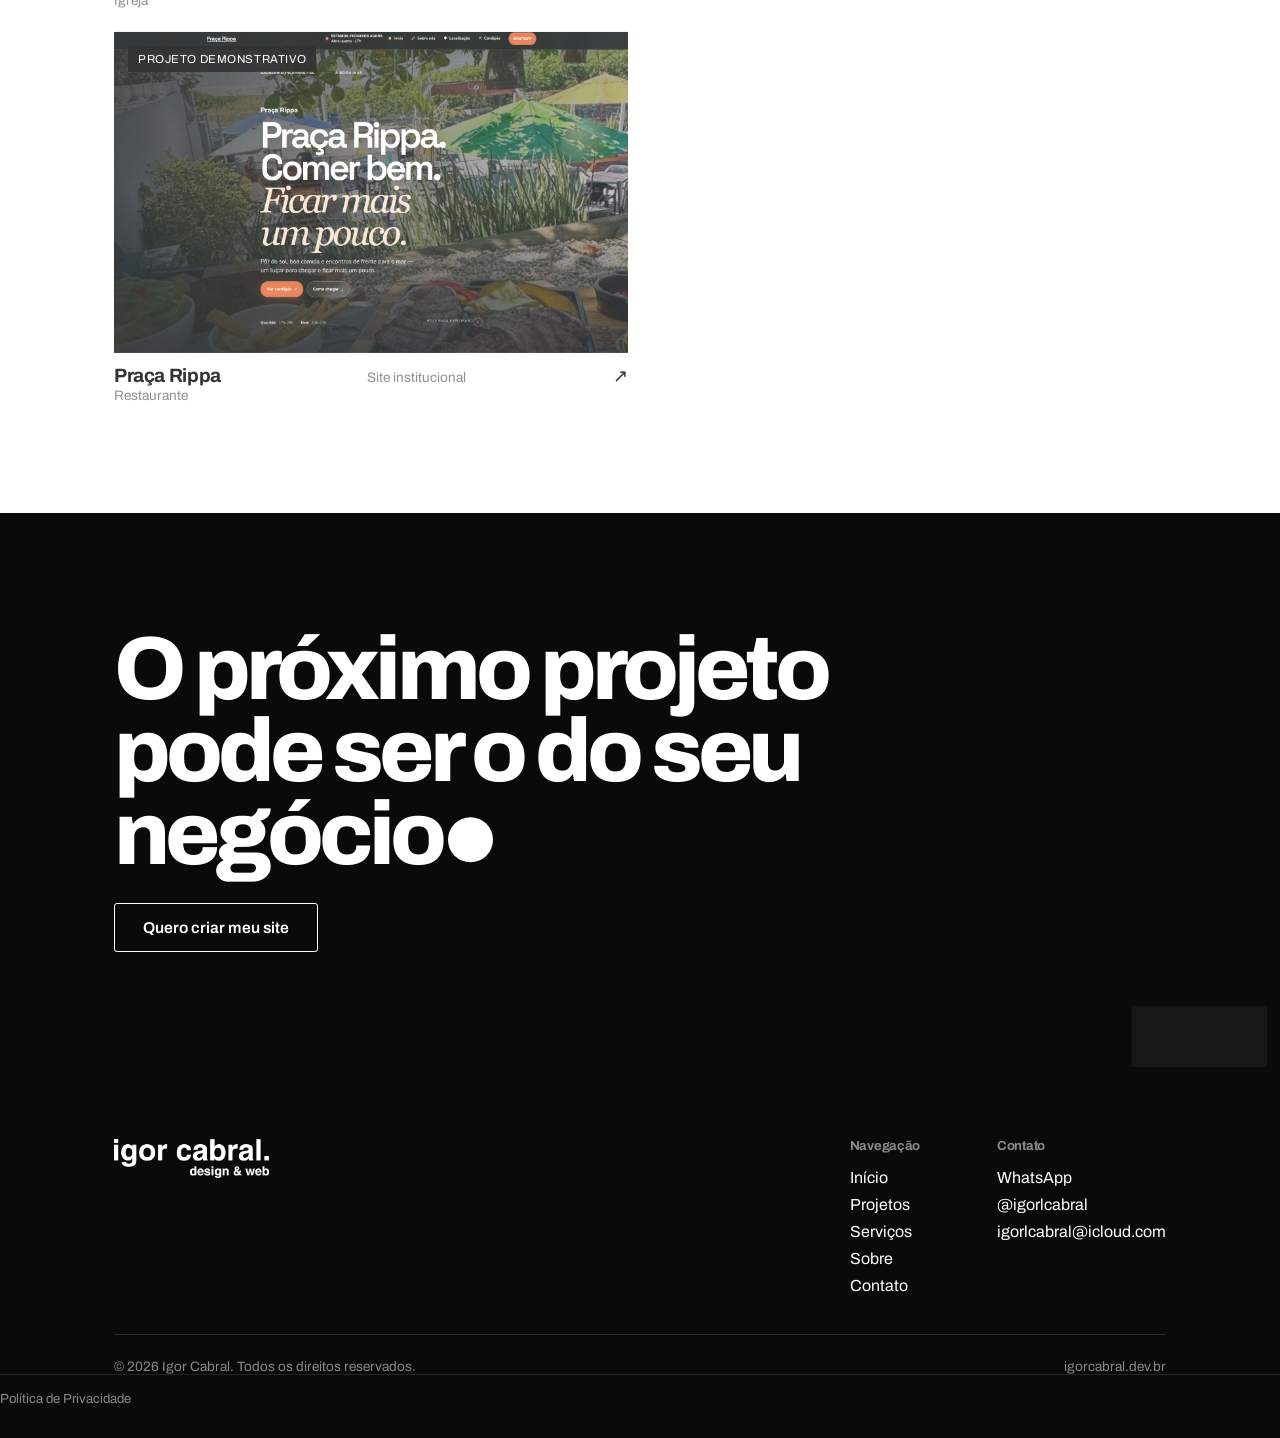
<file: projetos/projeto-03.html>
<!doctype html><html lang="pt-BR"><head><meta charset="utf-8"><meta http-equiv="refresh" content="0;url=projeto.html?slug=servico-local"><title>Redirecionando…</title><meta name="robots" content="noindex,follow">
</head><body><a href="projeto.html?slug=servico-local">Abrir projeto</a></body></html>
</file>
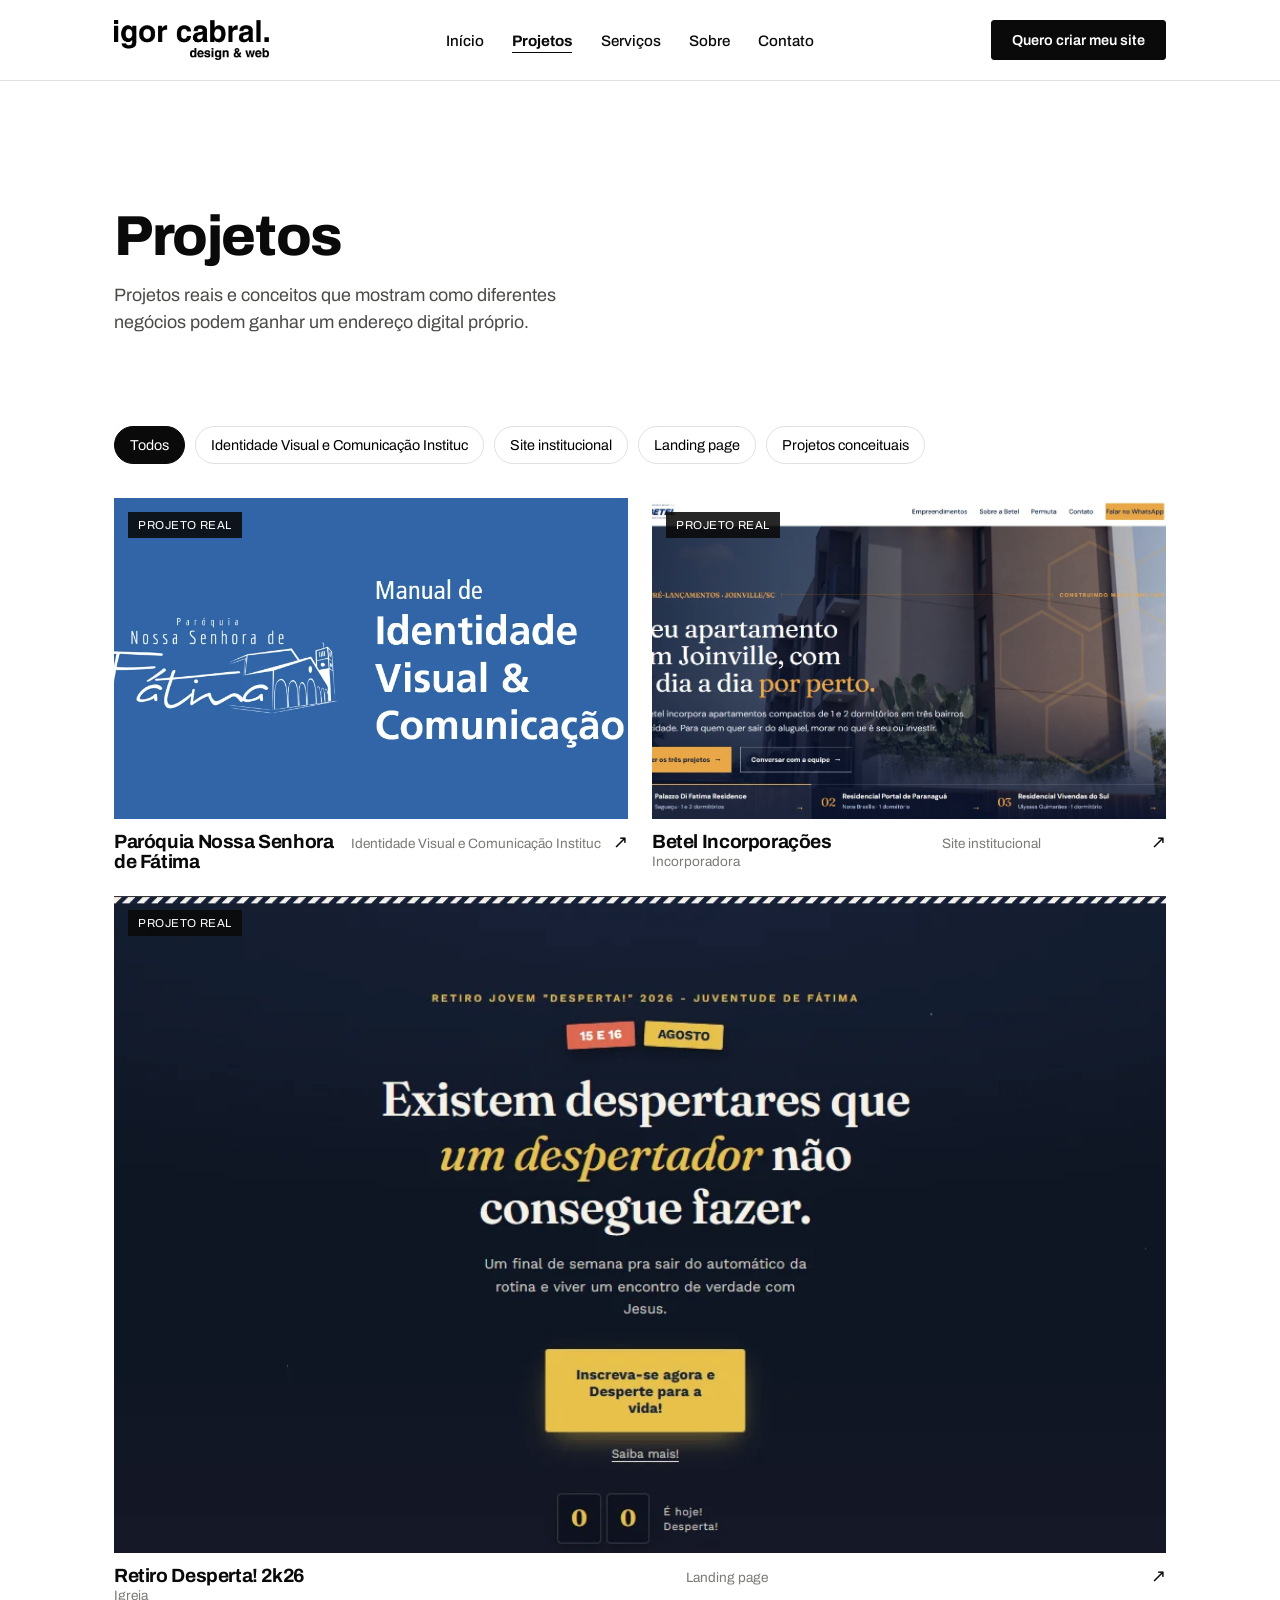
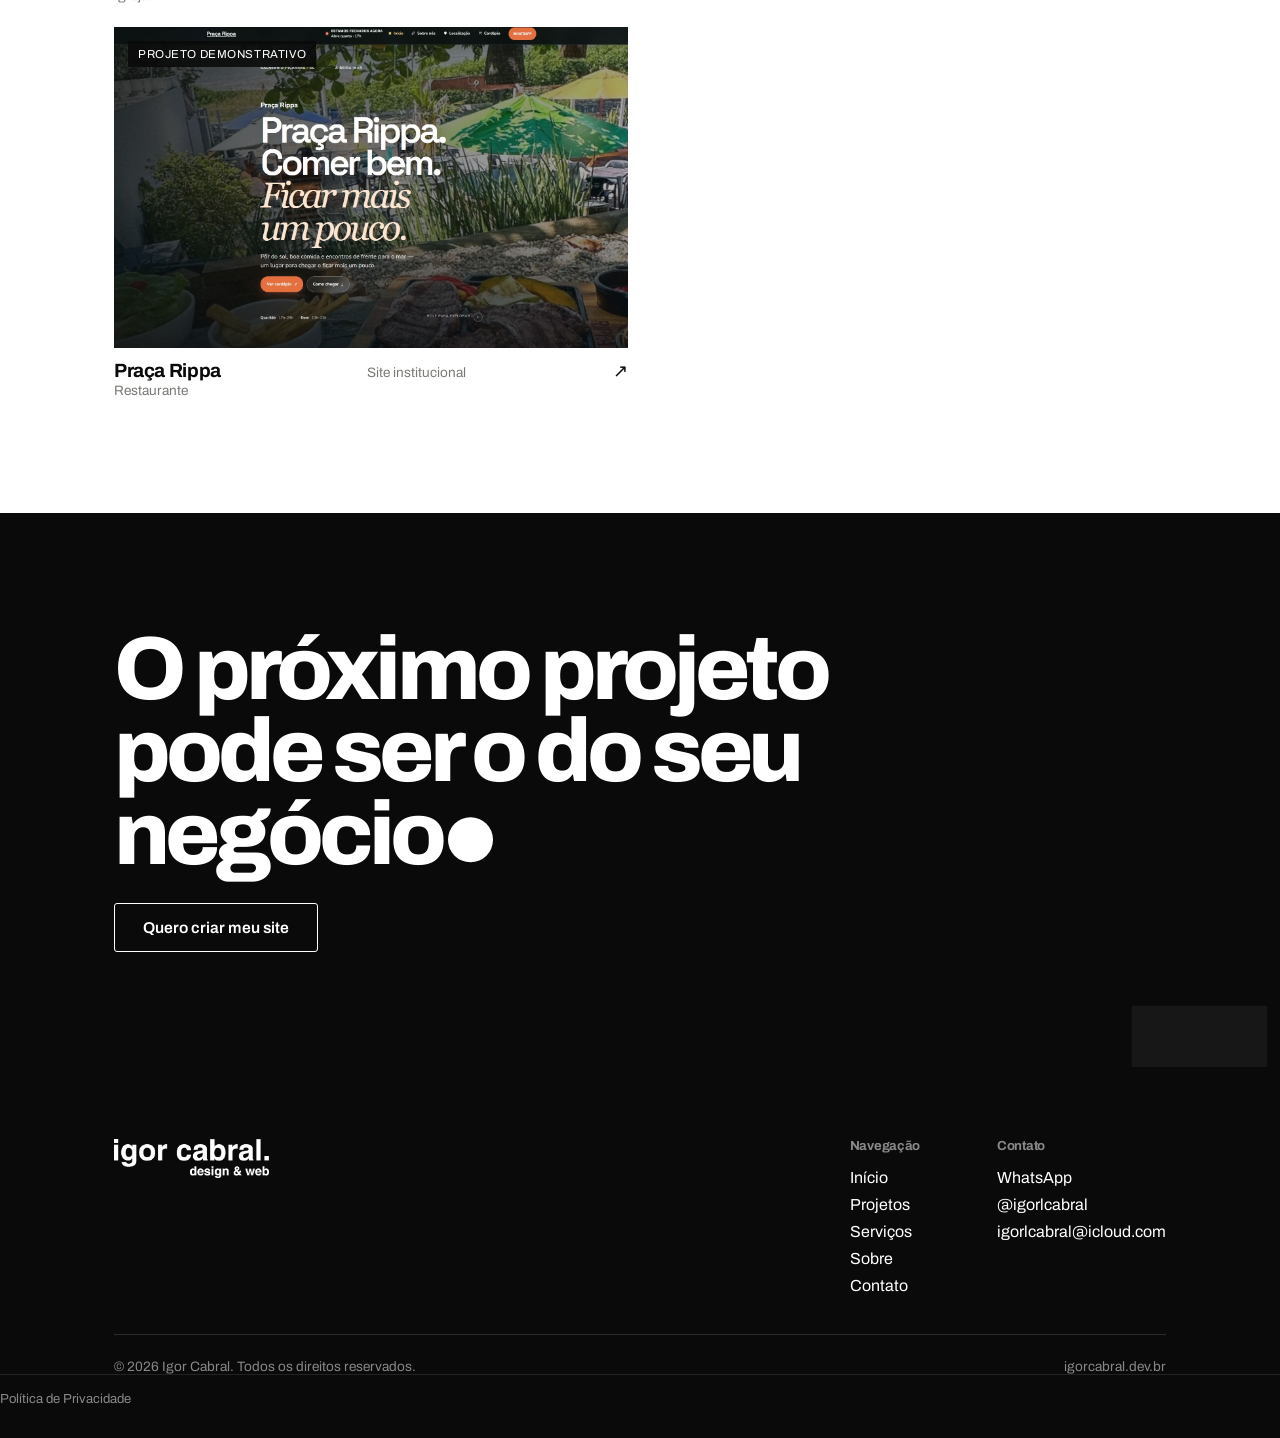
<file: projetos/projeto.html>
<!DOCTYPE html>
<html lang="pt-BR">
<head>
<meta charset="UTF-8">
<meta name="viewport" content="width=device-width, initial-scale=1.0">
<title>Projeto — igor cabral. design & web</title>
<meta name="description" content="Case de design e desenvolvimento web por Igor Cabral.">
<meta name="theme-color" content="#0a0a0a">
<link rel="icon" href="../public/images/system/favicon.svg">
<link rel="stylesheet" href="../css/style.css">
<meta name="robots" content="noindex,follow">
</head>
<body>
<header class="site-header"><nav class="nav wrap">
  <a href="../index.html" class="brand-logo"><img src="../public/images/brand/logo-white.png" alt="igor cabral. — design & web"></a>
  <ul class="nav-links"><li><a href="../index.html">Início</a></li><li><a href="index.html" aria-current="page">Projetos</a></li><li><a href="../servicos.html">Serviços</a></li><li><a href="../sobre.html">Sobre</a></li><li><a href="../contato.html">Contato</a></li></ul>
  <div class="nav-cta"><a href="#" class="btn btn--sm" data-wa-link>Quero criar meu site</a><button class="nav-toggle" aria-label="Abrir menu" aria-expanded="false"><span></span></button></div>
</nav></header>
<main id="project-main">
  <section class="page-hero"><div class="wrap">
    <div class="breadcrumb small" style="margin-bottom:18px;"><a href="index.html">Projetos</a> / <span id="p-name-crumb"></span></div>
    <div class="case-kicker" id="p-kicker"></div>
    <h1 class="display" style="font-size:clamp(2.5rem,7vw,6rem);" id="p-name"></h1>
    <p class="lede" style="margin-top:18px;max-width:70ch;" id="p-description"></p>
  </div></section>
  <section style="padding-top:0;"><div class="wrap"><div class="frame case-cover reveal" id="p-cover"></div></div></section>
  <section><div class="wrap case-layout reveal">
    <aside class="case-facts" id="p-facts"></aside>
    <div class="case-copy">
      <div><span class="eyebrow">O contexto</span><p class="body" id="p-context"></p></div>
      <div><span class="eyebrow">O desafio</span><p class="body" id="p-challenge"></p></div>
      <div><span class="eyebrow">A solução</span><p class="body" id="p-solution"></p></div>
    </div>
  </div></section>
  <section class="section--paper"><div class="wrap"><div class="case-gallery reveal" id="p-gallery"></div></div></section>
  <section class="cta-final"><div class="wrap">
    <span class="eyebrow">Tem um projeto em mente?</span>
    <h2 class="h2" style="max-width:15ch;">Quero um site parecido<span class="dot dot--lg"></span></h2>
    <div class="hero-foot" style="margin-top:28px;"><a href="#" class="btn" id="case-wa">Falar sobre meu projeto</a><a id="p-visit" href="#" class="btn btn--ghost" target="_blank" rel="noopener" hidden>Visitar site</a></div>
  </div></section>
  <section><div class="wrap"><div class="case-nav" id="case-nav"></div></div></section>
</main>
<footer class="site-footer"><div class="wrap"><div class="footer-bottom" style="border-top:none;padding-top:0;"><span>© 2026 Igor Cabral. Todos os direitos reservados.</span><span>igorcabral.dev.br</span></div></div><div class="footer-legal"><a href="../politica-de-privacidade.html">Política de Privacidade</a></div></footer>
<script src="../js/config.js"></script><script src="../js/projects-data.js"></script><script src="../js/projects-render.js"></script><script src="../js/analytics.js"></script><script src="../js/main.js"></script>
<script>
(function(){
  const slug = new URLSearchParams(location.search).get('slug');
  const project = getProjectBySlug(slug);
  if(!project){ location.replace('index.html'); return; }
  const $ = id => document.getElementById(id);
  const list = a => Array.isArray(a) ? a.filter(Boolean) : [];
  const cover = project.cover || (project.images && project.images[0] && project.images[0].src) || '';
  const extra = list(project.images).filter(i => i.src !== cover);

  document.title = `${project.name} — Projeto${project.category ? ' de ' + project.category : ''} | igor cabral.`;
  document.querySelector('meta[name="description"]').content = project.description || `Case ${project.name} por Igor Cabral.`;
  $('p-name').textContent = project.name;
  $('p-name-crumb').textContent = project.name;
  $('p-description').textContent = project.description || '';
  $('p-description').hidden = !project.description;
  $('p-kicker').textContent = [project.status, project.segment, project.year].filter(Boolean).join(' · ');

  [['p-context', project.context], ['p-challenge', project.challenge], ['p-solution', project.solution]].forEach(([id, text]) => {
    $(id).textContent = text || '';
    $(id).parentElement.style.display = text ? '' : 'none';
  });

  if (cover) $('p-cover').innerHTML = `<img src="${esc(cover)}" alt="${esc(project.name)} — capa do projeto">`;
  else $('p-cover').closest('section').style.display = 'none';

  const facts = [
    ['Categoria', project.category], ['Segmento', project.segment], ['Status', project.status],
    ['Entregas', list(project.delivery).join(' · ')], ['Tecnologias', list(project.technologies).join(' · ')]
  ].filter(([, v]) => v);
  $('p-facts').innerHTML = facts.map(([k, v]) => `<div><span class="small">${esc(k)}</span><b>${esc(v)}</b></div>`).join('');

  const gallery = $('p-gallery');
  extra.forEach((image, i) => {
    const figure = document.createElement('figure'); figure.className = 'frame';
    figure.innerHTML = `<img src="${esc(image.src)}" alt="${esc(image.alt || project.name + ' — imagem ' + (i + 2))}" loading="lazy">`;
    gallery.appendChild(figure);
  });
  if (!extra.length) gallery.closest('section').style.display = 'none';

  const visit = $('p-visit');
  if(project.externalUrl){ visit.href = project.externalUrl; visit.hidden = false; }
  $('case-wa').href = waLink(`Oi, Igor! Vi o projeto “${project.name}” no seu portfólio e gostaria de conversar sobre um site parecido para o meu negócio.`);

  if (PROJECTS.length > 1){
    const index = PROJECTS.findIndex(p => p.slug === project.slug);
    const prev = PROJECTS[(index - 1 + PROJECTS.length) % PROJECTS.length], next = PROJECTS[(index + 1) % PROJECTS.length];
    $('case-nav').innerHTML = `<a href="${esc(projectUrl(prev))}">← ${esc(prev.name)}</a><a href="${esc(projectUrl(next))}">${esc(next.name)} →</a>`;
  } else $('case-nav').closest('section').style.display = 'none';
})();
</script>
</body></html>
</file>
<file: css/style.css>
/* ============================================================
   igor cabral. design & web — design system
   Preto + branco. Tipografia como identidade. O ponto como motivo.
   ============================================================ */

@import url('https://fonts.googleapis.com/css2?family=Archivo:ital,wght@0,400;0,500;0,600;0,700;0,800;0,900;1,400&display=swap');

:root{
  --black: #0a0a0a;
  --white: #ffffff;
  --paper: #f4f3f0;
  --gray-700: #4a4a47;
  --gray-500: #7a7a76;
  --gray-300: #d8d6d0;
  --line: rgba(10,10,10,0.12);
  --line-strong: rgba(10,10,10,0.85);

  --font: 'Archivo', 'Helvetica Neue', Arial, sans-serif;

  --container: 1180px;
  --gutter: clamp(20px, 5vw, 64px);

  --radius: 3px;

  --ease: cubic-bezier(.22,.61,.36,1);
  --dur-s: .25s;
  --dur-m: .5s;
  --dur-l: .9s;
}

*, *::before, *::after{ box-sizing: border-box; }
html{ scroll-behavior: smooth; }
@media (prefers-reduced-motion: reduce){
  html{ scroll-behavior: auto; }
}

body{
  margin: 0;
  font-family: var(--font);
  background: var(--white);
  color: var(--black);
  -webkit-font-smoothing: antialiased;
  text-rendering: optimizeLegibility;
  overflow-x: hidden;
}

[hidden]{ display: none !important; }
img{ max-width: 100%; display: block; }
a{ color: inherit; text-decoration: none; }
ul{ margin: 0; padding: 0; list-style: none; }
button{ font-family: inherit; }

::selection{ background: var(--black); color: var(--white); }

.wrap{
  max-width: var(--container);
  margin: 0 auto;
  padding-left: var(--gutter);
  padding-right: var(--gutter);
}

/* ---------- Focus states ---------- */
a:focus-visible, button:focus-visible, input:focus-visible, textarea:focus-visible{
  outline: 2px solid var(--black);
  outline-offset: 3px;
}

/* ---------- Type scale ---------- */
h1, h2, h3, h4{
  margin: 0;
  font-weight: 800;
  letter-spacing: -0.02em;
  line-height: 1.02;
}
.display{
  font-size: clamp(2.6rem, 5.4vw + 0.6rem, 5.4rem);
  font-weight: 800;
  line-height: 0.98;
  letter-spacing: -0.025em;
}
.h2{ font-size: clamp(1.9rem, 3.2vw, 2.75rem); font-weight: 800; }
.h3{ font-size: clamp(1.25rem, 1.6vw, 1.5rem); font-weight: 700; letter-spacing: -0.01em; }
p{ margin: 0; }
.lede{ font-size: clamp(1.05rem, 1.4vw, 1.3rem); line-height: 1.55; color: var(--gray-700); font-weight: 400; max-width: 46ch; }
.body{ font-size: 1rem; line-height: 1.7; color: var(--gray-700); max-width: 60ch; }
.small{ font-size: 0.85rem; color: var(--gray-500); }

/* the mark: a solid dot referencing "cabral." in the wordmark */
.dot{
  display: inline-block;
  width: 0.16em;
  height: 0.16em;
  border-radius: 50%;
  background: currentColor;
  margin-left: 0.06em;
  vertical-align: baseline;
  transform: translateY(-0.02em);
}
.dot--lg{ width: 0.5em; height: 0.5em; }

/* ---------- Buttons ---------- */
.btn{
  display: inline-flex;
  align-items: center;
  gap: 10px;
  padding: 15px 28px;
  border: 1px solid var(--black);
  border-radius: var(--radius);
  font-weight: 600;
  font-size: 0.98rem;
  background: var(--black);
  color: var(--white);
  transition: background var(--dur-s) var(--ease), color var(--dur-s) var(--ease), border-color var(--dur-s) var(--ease);
  cursor: pointer;
  white-space: nowrap;
}
.btn:hover{ background: var(--white); color: var(--black); }
.btn--ghost{ background: transparent; color: var(--black); }
.btn--ghost:hover{ background: var(--black); color: var(--white); }
.btn--sm{ padding: 11px 20px; font-size: 0.9rem; }

/* ---------- Nav ---------- */
.site-header{
  position: sticky;
  top: 0;
  z-index: 100;
  background: rgba(255,255,255,0.88);
  backdrop-filter: saturate(140%) blur(10px);
  border-bottom: 1px solid var(--line);
}
.nav{
  display: flex;
  align-items: center;
  justify-content: space-between;
  padding-top: 20px;
  padding-bottom: 20px;
}
.wordmark{
  font-weight: 800;
  font-size: 1.05rem;
  letter-spacing: -0.01em;
  line-height: 1;
}
.wordmark span{ display:block; font-weight: 500; font-size: 0.62em; color: var(--gray-500); margin-top: 2px; }

.nav-links{
  display: flex;
  align-items: center;
  gap: clamp(18px, 2.2vw, 36px);
}
.nav-links a{
  font-weight: 500;
  font-size: 0.95rem;
  position: relative;
  padding: 4px 0;
}
.nav-links a::after{
  content: '';
  position: absolute;
  left: 0; right: 100%;
  bottom: 0;
  height: 1px;
  background: var(--black);
  transition: right var(--dur-s) var(--ease);
}
.nav-links a:hover::after,
.nav-links a[aria-current="page"]::after{ right: 0; }
.nav-links a[aria-current="page"]{ font-weight: 700; }

.nav-cta{ display: flex; align-items: center; gap: 18px; }

.nav-toggle{
  display: none;
  width: 32px; height: 24px;
  background: none; border: none; padding: 0;
  position: relative;
  cursor: pointer;
}
.nav-toggle span, .nav-toggle span::before, .nav-toggle span::after{
  content: '';
  position: absolute;
  left: 0; right: 0;
  height: 2px;
  background: var(--black);
  transition: transform var(--dur-s) var(--ease), opacity var(--dur-s) var(--ease);
}
.nav-toggle span{ top: 11px; }
.nav-toggle span::before{ top: -8px; }
.nav-toggle span::after{ top: 8px; }
.nav-toggle[aria-expanded="true"] span{ background: transparent; }
.nav-toggle[aria-expanded="true"] span::before{ transform: translateY(8px) rotate(45deg); }
.nav-toggle[aria-expanded="true"] span::after{ transform: translateY(-8px) rotate(-45deg); }

@media (max-width: 860px){
  .nav-toggle{ display: block; }
  .nav-links{
    position: fixed;
    inset: 73px 0 0 0;
    background: var(--white);
    flex-direction: column;
    align-items: flex-start;
    padding: 32px var(--gutter);
    gap: 26px;
    transform: translateX(100%);
    transition: transform var(--dur-m) var(--ease);
  }
  .nav-links.is-open{ transform: translateX(0); }
  .nav-links a{ font-size: 1.5rem; font-weight: 700; }
  .nav-cta .btn--sm{ display: none; }
}

/* ---------- Sections ---------- */
section{ padding: clamp(56px, 9vw, 120px) 0; }
.section--paper{ background: var(--paper); }
.section-head{
  display: flex;
  align-items: flex-end;
  justify-content: space-between;
  gap: 32px;
  margin-bottom: clamp(32px, 5vw, 64px);
  flex-wrap: wrap;
}
.hr{ border: none; border-top: 1px solid var(--line); margin: 0; }

/* ---------- Hero ---------- */
.hero{
  padding-top: clamp(56px, 10vw, 110px);
  padding-bottom: clamp(56px, 8vw, 96px);
}
.hero-grid{
  display: grid;
  grid-template-columns: 1fr;
  gap: 40px;
}
.hero h1{
  max-width: 15ch;
}
.hero-line{ display:block; overflow: hidden; }
.hero-line > span{
  display: block;
  transform: translateY(110%);
  opacity: 0;
}
.js .hero-line > span{ animation: line-up var(--dur-l) var(--ease) forwards; }
.hero-line:nth-child(1) > span{ animation-delay: .05s; }
.hero-line:nth-child(2) > span{ animation-delay: .18s; }
.hero-line:nth-child(3) > span{ animation-delay: .31s; }
@keyframes line-up{ to{ transform: translateY(0); opacity: 1; } }

.hero-dot{
  width: 14px; height: 14px; border-radius: 50%; background: var(--black);
  opacity: 0; transform: scale(0);
}
.js .hero-dot{ animation: dot-pop .5s var(--ease) forwards; animation-delay: .78s; }
@keyframes dot-pop{ to{ opacity: 1; transform: scale(1); } }

@media (prefers-reduced-motion: reduce){
  .hero-line > span{ transform: none; opacity: 1; animation: none; }
  .hero-dot{ opacity: 1; transform: scale(1); animation: none; }
}

.hero-foot{
  display: flex;
  align-items: center;
  gap: 28px;
  margin-top: 44px;
  flex-wrap: wrap;
}
.hero-foot .lede{ margin: 0; }

.hero-meta{
  display: flex;
  gap: clamp(28px, 4vw, 64px);
  margin-top: clamp(48px, 7vw, 88px);
  padding-top: 28px;
  border-top: 1px solid var(--line);
  flex-wrap: wrap;
}
.hero-meta li{ font-size: 0.92rem; color: var(--gray-700); }
.hero-meta li b{ display:block; font-size: 1.6rem; font-weight: 800; color: var(--black); }

/* ---------- Reveal on scroll (single subtle utility, not per-card) ---------- */
.reveal{ opacity: 0; transform: translateY(18px); transition: opacity .7s var(--ease), transform .7s var(--ease); }
.reveal.is-visible{ opacity: 1; transform: translateY(0); }
@media (prefers-reduced-motion: reduce){
  .reveal{ opacity: 1; transform: none; transition: none; }
}

/* ---------- Problema / lista com pontos ---------- */
.dot-list{ display: flex; flex-direction: column; gap: 18px; }
.dot-list li{
  display: flex;
  gap: 16px;
  align-items: flex-start;
  font-size: 1.05rem;
  color: var(--black);
  padding-bottom: 18px;
  border-bottom: 1px solid var(--line);
}
.dot-list li:last-child{ border-bottom: none; padding-bottom: 0; }
.dot-list .dot{ margin-top: 0.55em; width: 7px; height: 7px; flex: none; }

.split{
  display: grid;
  grid-template-columns: 1fr;
  gap: clamp(32px, 6vw, 80px);
}
@media (min-width: 900px){
  .split{ grid-template-columns: 0.85fr 1.15fr; align-items: start; }
  .split--rev{ grid-template-columns: 1.15fr 0.85fr; }
}

/* ---------- Benefícios grid ---------- */
.benefits{
  display: grid;
  grid-template-columns: repeat(auto-fit, minmax(240px, 1fr));
  gap: 1px;
  background: var(--line);
  border: 1px solid var(--line);
}
.benefit{
  background: var(--white);
  padding: clamp(28px, 3vw, 40px) clamp(24px, 3vw, 32px);
}
.benefit .num{ font-size: 0.85rem; color: var(--gray-500); font-weight: 600; }
.benefit h3{ margin-top: 14px; margin-bottom: 10px; }

/* ---------- Como funciona (sequência real -> numeração ok) ---------- */
.steps{ display: flex; flex-direction: column; }
.step{
  display: grid;
  grid-template-columns: 64px 1fr;
  gap: 20px;
  padding: 30px 0;
  border-top: 1px solid var(--line);
}
.step:last-child{ border-bottom: 1px solid var(--line); }
.step .num{ font-size: 1.6rem; font-weight: 800; color: var(--gray-300); line-height: 1; }
.step h3{ margin-bottom: 8px; }

/* ---------- Projetos grid ---------- */
.project-grid{
  display: grid;
  grid-template-columns: repeat(auto-fit, minmax(300px, 1fr));
  gap: clamp(28px, 3vw, 44px);
}
.project-card{ display: block; }
.project-card .frame{
  position: relative;
  aspect-ratio: 4/3;
  background: var(--paper);
  border: 1px solid var(--line);
  overflow: hidden;
}
.project-card .frame img{ width: 100%; height: 100%; object-fit: cover; transition: transform var(--dur-m) var(--ease); }
.project-card:hover .frame img{ transform: scale(1.045); }
.placeholder-cover{
  width: 100%; height: 100%;
  display: flex; align-items: center; justify-content: center;
  flex-direction: column;
  gap: 8px;
  color: var(--gray-500);
}
.placeholder-cover svg{ width: 30%; opacity: .5; }
.project-card .meta{
  display: flex;
  justify-content: space-between;
  align-items: baseline;
  margin-top: 16px;
  gap: 12px;
}
.project-card .meta h3{ font-weight: 700; font-size: 1.15rem; }
.project-card .meta span{ font-size: 0.85rem; color: var(--gray-500); white-space: nowrap; }

/* ---------- Serviços ---------- */
.service-list{ display: flex; flex-direction: column; }
.service{
  display: grid;
  grid-template-columns: 1fr;
  gap: 18px;
  padding: clamp(28px, 4vw, 44px) 0;
  border-top: 1px solid var(--line);
}
.service:last-child{ border-bottom: 1px solid var(--line); }
@media (min-width: 760px){
  .service{ grid-template-columns: 1fr 1.4fr; align-items: baseline; }
}

/* ---------- FAQ ---------- */
.faq-item{ border-top: 1px solid var(--line); }
.faq-item:last-child{ border-bottom: 1px solid var(--line); }
.faq-q{
  width: 100%;
  display: flex;
  align-items: center;
  justify-content: space-between;
  gap: 20px;
  background: none;
  border: none;
  text-align: left;
  padding: 24px 0;
  font-size: 1.1rem;
  font-weight: 700;
  cursor: pointer;
  color: var(--black);
}
.faq-q .plus{
  flex: none;
  width: 20px; height: 20px;
  position: relative;
}
.faq-q .plus::before, .faq-q .plus::after{
  content: '';
  position: absolute;
  background: var(--black);
  transition: transform var(--dur-s) var(--ease);
}
.faq-q .plus::before{ left: 0; top: 9px; width: 20px; height: 2px; }
.faq-q .plus::after{ left: 9px; top: 0; width: 2px; height: 20px; }
.faq-item[data-open="true"] .plus::after{ transform: rotate(90deg); }
.faq-a{
  max-height: 0;
  overflow: hidden;
  transition: max-height var(--dur-m) var(--ease);
}
.faq-a p{ padding-bottom: 26px; }

/* ---------- CTA final ---------- */
.cta-final{
  background: var(--black);
  color: var(--white);
}
.cta-final .lede{ color: var(--gray-300); }
.cta-final .btn{ background: var(--white); color: var(--black); border-color: var(--white); }
.cta-final .btn:hover{ background: transparent; color: var(--white); }
.cta-final .btn--ghost{ color: var(--white); border-color: rgba(255,255,255,.4); }
.cta-final .btn--ghost:hover{ background: var(--white); color: var(--black); }

/* ---------- Footer ---------- */
.site-footer{ padding: clamp(48px, 6vw, 72px) 0 32px; border-top: 1px solid var(--line); }
.footer-top{
  display: flex;
  justify-content: space-between;
  gap: 40px;
  flex-wrap: wrap;
  padding-bottom: 40px;
}
.footer-cols{ display: flex; gap: clamp(40px, 6vw, 88px); flex-wrap: wrap; }
.footer-col h4{ font-size: 0.82rem; font-weight: 700; margin-bottom: 16px; color: var(--gray-500); }
.footer-col ul{ display: flex; flex-direction: column; gap: 10px; }
.footer-col a:hover{ text-decoration: underline; }
.footer-bottom{
  display: flex;
  justify-content: space-between;
  gap: 16px;
  flex-wrap: wrap;
  padding-top: 24px;
  border-top: 1px solid var(--line);
  color: var(--gray-500);
  font-size: 0.85rem;
}

/* ---------- WhatsApp floating button ---------- */
.wa-float{
  position: fixed;
  right: 20px;
  bottom: 20px;
  z-index: 90;
  width: 56px; height: 56px;
  border-radius: 50%;
  background: var(--black);
  color: var(--white);
  display: flex;
  align-items: center;
  justify-content: center;
  box-shadow: 0 6px 20px rgba(0,0,0,.25);
  transition: transform var(--dur-s) var(--ease);
}
.wa-float:hover{ transform: scale(1.06); }
.wa-float svg{ width: 26px; height: 26px; }

/* ---------- Page hero (páginas internas) ---------- */
.page-hero{ padding-top: clamp(48px, 8vw, 84px); padding-bottom: clamp(36px, 5vw, 56px); }
.page-hero .eyebrow-line{ display:flex; align-items:center; gap:10px; margin-bottom: 18px; color: var(--gray-500); font-size: .9rem; font-weight: 600; }
.breadcrumb a:hover{ text-decoration: underline; }

/* ---------- Contato ---------- */
.contact-card{
  border: 1px solid var(--line);
  padding: clamp(32px, 5vw, 56px);
  display: flex;
  flex-direction: column;
  gap: 28px;
  align-items: flex-start;
}
.contact-links{ display:flex; flex-direction: column; gap: 14px; }
.contact-links a{ font-size: 1.05rem; font-weight: 600; }
.contact-links a:hover{ text-decoration: underline; }

/* ---------- Form (opcional simples) ---------- */
.field{ display:flex; flex-direction:column; gap:8px; margin-bottom: 20px; }
.field label{ font-size: 0.85rem; font-weight: 600; }
.field input, .field textarea{
  border: 1px solid var(--line-strong);
  border-radius: var(--radius);
  padding: 13px 14px;
  font-family: inherit;
  font-size: 1rem;
  background: var(--white);
}
.field textarea{ min-height: 120px; resize: vertical; }

/* ---------- Utility ---------- */
.mt-0{ margin-top:0; }
.center-note{ text-align:center; color: var(--gray-500); font-size: .9rem; padding: 40px 0; }

/* ============================================================
   v2 — direção de arte / motion / editorial portfolio
   ============================================================ */
:root{
  --ink:#0a0a0a; --paper:#f2f0eb; --muted:#666661; --hair:rgba(10,10,10,.13);
  --ease-out:cubic-bezier(.16,1,.3,1);
}
body{background:#fff}
body::before{content:"";position:fixed;inset:0 0 auto 0;height:3px;background:#0a0a0a;transform:scaleX(var(--scroll,0));transform-origin:left;z-index:9999;pointer-events:none}
.site-header{background:rgba(255,255,255,.78);backdrop-filter:blur(18px) saturate(130%);}
.wordmark{font-size:1.08rem;letter-spacing:-.04em}
.wordmark span{letter-spacing:-.01em}
.nav{min-height:76px}
.btn{position:relative;overflow:hidden;isolation:isolate;transition:transform .35s var(--ease-out),background .35s var(--ease-out),color .35s var(--ease-out),border-color .35s var(--ease-out);}
.btn::before{content:"";position:absolute;inset:0;background:#fff;transform:scaleY(0);transform-origin:bottom;transition:transform .38s var(--ease-out);z-index:-1}
.btn:hover{transform:translateY(-2px)}
.btn:hover::before{transform:scaleY(1)}
.btn:not(.btn--ghost){color:#fff;background:#0a0a0a}
.btn:not(.btn--ghost):hover{color:#0a0a0a;background:#fff}
.btn--ghost{background:transparent;color:#0a0a0a}
.btn--ghost::before{background:#0a0a0a}
.btn--ghost:hover{color:#fff;background:#0a0a0a}
.hero{padding-top:clamp(72px,11vw,150px);padding-bottom:clamp(70px,10vw,130px);position:relative;min-height:calc(100vh - 76px);display:flex;align-items:center;overflow:hidden}
.hero-grid{grid-template-columns:minmax(0,1.03fr) minmax(300px,.72fr);align-items:center;gap:clamp(40px,7vw,100px)}
.hero h1{max-width:12ch;font-size:clamp(3.3rem,7.3vw,7.7rem);letter-spacing:-.065em;line-height:.88}
.hero .lede{font-size:clamp(1.05rem,1.5vw,1.32rem);max-width:54ch}
.hero-foot{margin-top:34px;gap:14px}
.hero-meta{margin-top:60px;padding-top:24px;gap:18px;display:grid;grid-template-columns:repeat(3,1fr)}
.hero-meta li{padding-right:20px}.hero-meta li b{font-size:1.1rem;margin-bottom:5px}.hero-meta li+li{border-left:1px solid var(--hair);padding-left:18px}
.hero-art{position:relative;min-height:500px;display:grid;place-items:center;perspective:1200px}
.hero-orbit{position:absolute;width:min(38vw,500px);aspect-ratio:1;border:1px solid rgba(10,10,10,.13);border-radius:50%;animation:spin 24s linear infinite}
.hero-orbit::before,.hero-orbit::after{content:"";position:absolute;width:9px;height:9px;border-radius:50%;background:#0a0a0a}
.hero-orbit::before{left:15%;top:12%}.hero-orbit::after{right:9%;bottom:25%}
.browser-stack{position:relative;width:min(100%,520px);transform:rotate(-5deg);transition:transform .8s var(--ease-out)}
.hero:hover .browser-stack{transform:rotate(-2deg) translateY(-8px)}
.browser{background:#fff;border:1px solid #111;box-shadow:26px 32px 70px rgba(0,0,0,.16);overflow:hidden}
.browser.back{position:absolute;inset:60px -10px -60px 70px;transform:rotate(8deg);opacity:.24;box-shadow:none}
.browser-bar{height:36px;border-bottom:1px solid #ddd;display:flex;align-items:center;gap:6px;padding:0 12px}.browser-bar i{width:7px;height:7px;border-radius:50%;background:#111;opacity:.18}.browser-bar i:nth-child(2){opacity:.12}.browser-bar i:nth-child(3){opacity:.07}
.browser-main{padding:34px 34px 38px;min-height:300px;background:#0a0a0a;position:relative;isolation:isolate}
.browser-main::after{content:"";position:absolute;right:-12%;bottom:-28%;width:64%;aspect-ratio:1;border-radius:50%;background:#f2f0eb;z-index:-1}
.browser-main .tiny{color:#fff;font-size:10px;letter-spacing:.2em}.browser-main h3{color:#fff;font-size:clamp(32px,3.7vw,44px);line-height:.9;letter-spacing:-.06em;margin:40px 0 28px;max-width:8ch}.browser-main .mock-lines{display:flex;gap:6px;flex-direction:column}.browser-main .mock-lines span{display:block;height:6px;background:#fff;width:55%;opacity:.7}.browser-main .mock-lines span:nth-child(2){width:40%;opacity:.4}.browser-main .mock-dot{width:72px;height:72px;border:1px solid #111;border-radius:50%;margin:25px 0 0 auto;background:#f2f0eb}
.hero-stamp{position:absolute;bottom:7%;right:2%;font-size:.72rem;letter-spacing:.16em;text-transform:uppercase;writing-mode:vertical-rl;color:#777}
.marquee{border-top:1px solid var(--hair);border-bottom:1px solid var(--hair);overflow:hidden;white-space:nowrap;background:#0a0a0a;color:#fff;display:block}
.marquee-track{display:flex;width:max-content;min-width:100%;justify-content:flex-start;align-items:center;gap:40px;padding:16px 0;animation:marquee 28s linear infinite;font-size:.78rem;letter-spacing:.18em;text-transform:uppercase;will-change:transform}.marquee-group{display:flex;align-items:center;gap:40px;flex:0 0 auto}.marquee-track b{font-weight:700}.marquee-track .m-dot{flex:0 0 7px;width:7px;height:7px;border-radius:50%;background:#fff;align-self:center}
@keyframes marquee{from{transform:translate3d(0,0,0)}to{transform:translate3d(-50%,0,0)}}@keyframes spin{to{transform:rotate(360deg)}}
.section--paper{background:var(--paper)}
section{position:relative}
.eyebrow{display:flex;align-items:center;gap:12px;text-transform:uppercase;font-size:.72rem;letter-spacing:.18em;color:#777;font-weight:700;margin-bottom:18px}.eyebrow::before{content:"";width:7px;height:7px;background:#0a0a0a;border-radius:50%}
.h2{font-size:clamp(2.2rem,4.6vw,4.5rem);letter-spacing:-.055em;line-height:.92}.body{font-size:1.02rem;line-height:1.72}.lede{line-height:1.52}
.section-head{align-items:end}
.split{gap:clamp(40px,8vw,120px)}
.split .sticky-note{position:sticky;top:120px}
.dot-list li{padding:22px 0;transition:padding-left .4s var(--ease-out)}.dot-list li:hover{padding-left:10px}.dot-list .dot{width:8px;height:8px}
.benefits{background:var(--hair)}.benefit{min-height:260px;display:flex;flex-direction:column;justify-content:space-between;transition:transform .5s var(--ease-out),background .5s var(--ease-out)}.benefit:hover{transform:translateY(-5px);background:#fff}.benefit .num{font-size:2.5rem;letter-spacing:-.05em;color:#c6c3bb}
.project-grid{grid-template-columns:repeat(12,1fr);gap:24px}.project-card{grid-column:span 6}.project-card:nth-child(3n){grid-column:span 12}.project-card .frame{aspect-ratio:16/10;background:#111;border:0}.project-card .frame img{object-fit:cover;filter:saturate(.9);transition:transform .8s var(--ease-out),filter .8s var(--ease-out)}.project-card:hover .frame img{transform:scale(1.035);filter:saturate(1)}.project-card .meta{margin-top:13px}.project-card .meta h3{font-size:1.2rem}.project-card .meta::after{content:"↗";font-size:1.1rem;transition:transform .35s var(--ease-out)}.project-card:hover .meta::after{transform:translate(4px,-4px)}
.project-card .frame::after{content:"";position:absolute;inset:0;background:linear-gradient(120deg,transparent 30%,rgba(255,255,255,.13),transparent 65%);transform:translateX(-120%);transition:transform 1s var(--ease-out)}.project-card:hover .frame::after{transform:translateX(120%)}
.service{padding:38px 0;transition:padding-left .45s var(--ease-out)}.service:hover{padding-left:14px}.service h3{font-size:clamp(1.7rem,2.4vw,2.5rem);letter-spacing:-.04em}
.steps .step{padding:34px 0;transition:padding-left .45s var(--ease-out)}.steps .step:hover{padding-left:10px}.step .num{font-size:1rem;color:#999;letter-spacing:.1em}
.about-teaser{display:grid;grid-template-columns:.72fr 1.28fr;gap:clamp(40px,8vw,110px);align-items:center}.about-visual{background:#0a0a0a;min-height:520px;position:relative;overflow:hidden}.about-visual::before{content:"";position:absolute;width:70%;aspect-ratio:1;border:1px solid rgba(255,255,255,.2);border-radius:50%;left:-15%;top:12%}.about-visual::after{content:"";position:absolute;width:1px;height:130%;background:#fff;opacity:.16;left:50%;top:-15%;transform:rotate(32deg)}.about-visual .about-word{position:absolute;bottom:28px;left:28px;color:#fff;font-size:clamp(3rem,7vw,7rem);font-weight:800;letter-spacing:-.08em;line-height:.8}.about-visual .about-word span{display:block;font-size:.17em;letter-spacing:.08em;text-transform:uppercase;margin-top:20px;color:#aaa}
.quote{font-size:clamp(2rem,4vw,4rem);font-weight:700;line-height:.98;letter-spacing:-.055em;max-width:16ch}.quote em{font-style:normal;color:#777}
.cta-final{overflow:hidden}.cta-final::before{content:".";position:absolute;font-size:50vw;line-height:.55;font-weight:900;right:-2%;bottom:-5%;opacity:.05;color:#fff}.cta-final .h2{font-size:clamp(3rem,7vw,7rem)}
.site-footer{background:#0a0a0a;color:#fff;border-top:0}.site-footer .wordmark span{color:#999}.site-footer .footer-bottom{border-color:rgba(255,255,255,.14)}.site-footer .footer-col h4,.site-footer .footer-bottom{color:#888}.site-footer .footer-col a:hover{color:#fff}
.wa-float{width:60px;height:60px;box-shadow:0 12px 35px rgba(0,0,0,.25);transition:transform .4s var(--ease-out)}.wa-float:hover{transform:scale(1.08) translateY(-3px)}
.reveal{opacity:0;transform:translateY(30px);transition:opacity .9s var(--ease-out),transform .9s var(--ease-out)}.reveal.is-visible{opacity:1;transform:none}
.reveal-stagger > *{opacity:0;transform:translateY(24px);transition:opacity .7s var(--ease-out),transform .7s var(--ease-out)}.reveal-stagger.is-visible > *{opacity:1;transform:none}.reveal-stagger.is-visible > *:nth-child(2){transition-delay:.08s}.reveal-stagger.is-visible > *:nth-child(3){transition-delay:.16s}.reveal-stagger.is-visible > *:nth-child(4){transition-delay:.24s}
.page-hero{padding-top:clamp(70px,10vw,130px);padding-bottom:clamp(50px,7vw,90px)}
.profile-card{display:grid;grid-template-columns:minmax(220px,.55fr) 1fr;gap:clamp(32px,7vw,90px);align-items:start}.profile-image{aspect-ratio:1;background:#0a0a0a;position:relative;overflow:hidden}.profile-image img{width:100%;height:100%;object-fit:cover}.profile-image .profile-placeholder{height:100%;display:grid;place-items:end start;padding:24px;color:#fff;font-size:clamp(2rem,5vw,5rem);font-weight:800;letter-spacing:-.08em;line-height:.8}.profile-copy h2{font-size:clamp(2rem,4vw,4rem);letter-spacing:-.05em}.profile-copy p{margin-top:22px}.mini-label{font-size:.7rem;letter-spacing:.16em;text-transform:uppercase;color:#777;font-weight:700}
@media(max-width:900px){.hero-grid{grid-template-columns:1fr}.hero-art{min-height:380px}.hero-meta{grid-template-columns:1fr}.hero-meta li+li{border-left:0;border-top:1px solid var(--hair);padding-left:0;padding-top:18px}.about-teaser,.profile-card{grid-template-columns:1fr}.about-visual{min-height:360px}.project-card,.project-card:nth-child(3n){grid-column:span 12}}
@media(max-width:620px){.hero{min-height:auto}.hero h1{font-size:clamp(3rem,15vw,5rem)}.hero-art{min-height:300px}.browser-main{min-height:230px;padding:24px}.browser-main h3{font-size:32px;margin:28px 0 20px}.hero-orbit{width:78vw}.hero-stamp{display:none}.section-head .btn{width:100%;justify-content:center}.project-grid{gap:34px}.project-card .frame{aspect-ratio:4/3}.about-visual{min-height:300px}}
@media(prefers-reduced-motion:reduce){.hero-orbit,.marquee-track{animation:none}.browser-stack,.project-card .frame img,.btn,.benefit,.reveal,.reveal-stagger>*{transition:none}.hero:hover .browser-stack{transform:rotate(-5deg)}.project-card .frame::after{display:none}}
.brand-logo{display:block;width:155px;line-height:0}.brand-logo img{width:100%;height:auto;display:block;filter:invert(1)}.site-footer .brand-logo img{filter:none;width:190px}
@media(max-width:620px){.brand-logo{width:132px}}

/* ---------- Refinos de leitura e interação ---------- */
@media (min-width: 621px) and (max-width: 1100px){
  .browser-main{padding:30px 28px 34px;min-height:280px}
  .browser-main h3{font-size:clamp(30px,4.2vw,40px);max-width:7ch;margin-top:34px}
  .browser-main::after{right:-20%;bottom:-35%;width:72%}
}
@media (prefers-reduced-motion: reduce){
  .marquee-track{animation:none}
}

/* ---------- Mobile polish / accessibility ---------- */
.nav-links{z-index:110;}
@media (max-width: 860px){
  .site-header{background:rgba(255,255,255,.96);}
  .nav{min-height:72px;}
  .nav-links{
    top:72px;
    inset-left:0;
    height:calc(100dvh - 72px);
    overflow-y:auto;
    background:#0a0a0a;
    color:#fff;
    padding:36px var(--gutter) 48px;
    box-shadow:0 18px 40px rgba(0,0,0,.18);
    gap:0;
  }
  .nav-links li{width:100%;border-bottom:1px solid rgba(255,255,255,.14);}
  .nav-links li:first-child{border-top:1px solid rgba(255,255,255,.14);}
  .nav-links a{display:flex;width:100%;padding:18px 0;font-size:clamp(1.45rem,7vw,2.2rem);color:#fff;}
  .nav-links a::after{background:#fff;bottom:10px;right:100%;}
  .nav-links a[aria-current="page"]::after{right:60%;}
  .nav-toggle{z-index:120;}
  .nav-toggle span,.nav-toggle span::before,.nav-toggle span::after{background:var(--black);}
  .nav-toggle[aria-expanded="true"] span::before,.nav-toggle[aria-expanded="true"] span::after{background:#fff;}
}
@media (max-width:620px){
  :root{--gutter:20px;}
  .nav{padding-top:16px;padding-bottom:16px;}
  .hero{padding-top:42px;padding-bottom:52px;}
  .hero h1{max-width:10ch;}
  .hero-foot{flex-wrap:wrap;gap:12px;}
  .hero-foot .btn{width:100%;justify-content:center;}
  .hero-meta li{padding:16px 0;}
  .browser-stack{transform:rotate(-2deg) scale(.94);transform-origin:center;}
  .browser-main h3{font-size:clamp(1.9rem,9vw,2.8rem);}
  .marquee{overflow:hidden;}
  .marquee-track{width:max-content;min-width:200%;}
  .section-head{align-items:flex-start;}
  .section-head .btn{width:100%;}
  .h2{font-size:clamp(2.05rem,11vw,3.5rem);}
  .quote{font-size:clamp(1.8rem,9vw,3rem);}
  .about-visual{min-height:280px;}
  .service,.steps .step{padding:26px 0;}
  .site-footer .footer-top{gap:42px;}
  .footer-cols{grid-template-columns:1fr 1fr;gap:28px;}
  .footer-bottom{flex-direction:column;align-items:flex-start;gap:8px;}
  .wa-float{width:54px;height:54px;right:16px;bottom:16px;}
}

/* Animated ambient details */
@keyframes float-soft{0%,100%{transform:translate3d(0,0,0)}50%{transform:translate3d(0,-10px,0)}}
@keyframes pulse-dot{0%,100%{transform:scale(1);opacity:.7}50%{transform:scale(1.35);opacity:1}}
.hero-orbit{animation:spin 18s linear infinite,float-soft 5s ease-in-out infinite;}
.hero-stamp{animation:pulse-dot 3.2s ease-in-out infinite;}
.project-card .meta{transition:transform .4s var(--ease);}
.project-card:hover .meta{transform:translateX(5px);}
.service::after{content:'↗';float:right;font-size:1.25rem;opacity:.25;transform:translateX(-8px);transition:opacity .35s var(--ease),transform .35s var(--ease);}
.service:hover::after{opacity:1;transform:translateX(0);}
@media(prefers-reduced-motion:reduce){.hero-orbit,.hero-stamp{animation:none}.project-card:hover .meta,.service:hover::after{transform:none}.service::after{transition:none}}

/* Privacy / cookie notice */
.cookie-consent{position:fixed;left:20px;right:20px;bottom:20px;z-index:500;max-width:720px;padding:18px 20px;background:#0a0a0a;color:#fff;box-shadow:0 18px 55px rgba(0,0,0,.28);display:flex;align-items:center;gap:20px;justify-content:space-between;border:1px solid rgba(255,255,255,.14)}
.cookie-consent p{font-size:.86rem;line-height:1.5;color:#ddd;max-width:58ch}.cookie-consent a{text-decoration:underline}.cookie-consent .btn{background:#fff;color:#0a0a0a;border-color:#fff;padding:10px 18px;flex:none}.cookie-consent .btn:hover{background:#ddd;color:#0a0a0a}
@media(max-width:620px){.cookie-consent{left:12px;right:12px;bottom:12px;display:block}.cookie-consent .btn{width:100%;justify-content:center;margin-top:14px}}

/* 404 */
.error-page{min-height:calc(100vh - 160px);display:grid;place-items:center;text-align:center;padding:80px 0}.error-code{font-size:clamp(7rem,24vw,18rem);line-height:.75;font-weight:900;letter-spacing:-.09em}.error-page .lede{margin:24px auto 0}.error-page .hero-foot{justify-content:center;margin-top:30px}

.legal-copy h2{font-size:clamp(1.35rem,2.2vw,1.8rem);margin:42px 0 14px}.legal-copy h2:first-child{margin-top:0}.legal-copy p{font-size:1rem;line-height:1.8;color:var(--gray-700);max-width:70ch}.legal-copy a{font-weight:600;text-decoration:underline}.footer-legal{border-top:1px solid rgba(255,255,255,.1);padding:16px 0 0;color:#888;font-size:.82rem}.footer-legal a:hover{color:#fff}
@media(max-width:620px){.legal-copy h2{margin-top:32px}.legal-copy p{font-size:.96rem}.footer-legal{margin-top:8px}}

/* ===== V4: CASES EDITÁVEIS ===== */
.project-filters{display:flex;gap:10px;flex-wrap:wrap;margin:0 0 34px}
.filter-chip{appearance:none;border:1px solid var(--line);background:transparent;padding:10px 15px;border-radius:999px;font:inherit;font-size:.9rem;cursor:pointer;transition:.25s ease}
.filter-chip:hover,.filter-chip.is-active{background:var(--black);color:var(--white);border-color:var(--black)}
.project-card .frame{position:relative}
.project-status{position:absolute;left:14px;top:14px;padding:7px 10px;background:rgba(10,10,10,.88);color:#fff;font-size:.72rem;letter-spacing:.05em;text-transform:uppercase;z-index:2}
.image-fallback{background:#111}.image-fallback::before{content:"Imagem do projeto";position:absolute;inset:0;display:grid;place-items:center;color:#aaa;font-size:.8rem;letter-spacing:.08em;text-transform:uppercase}
.case-kicker{font-size:.8rem;text-transform:uppercase;letter-spacing:.12em;color:var(--gray-500);margin-bottom:16px}
.case-cover{aspect-ratio:16/9;background:#111}.case-cover img,.case-gallery img{width:100%;height:100%;object-fit:cover}
.case-layout{display:grid;grid-template-columns:minmax(220px,.7fr) minmax(0,1.3fr);gap:clamp(40px,8vw,120px)}
.case-facts{border-top:1px solid var(--line)}.case-facts>div{padding:17px 0;border-bottom:1px solid var(--line);display:grid;gap:5px}.case-facts b{font-size:.95rem;line-height:1.5}
.case-copy{display:grid;gap:48px}.case-copy .eyebrow{display:block;margin-bottom:12px}.case-copy .body{font-size:clamp(1.08rem,2vw,1.35rem);line-height:1.6;max-width:58ch}
.case-gallery{display:grid;grid-template-columns:repeat(2,minmax(0,1fr));gap:24px}.case-gallery .frame{aspect-ratio:4/3}.case-gallery .frame:first-child:last-child{grid-column:1/-1;aspect-ratio:16/9}
.case-nav{display:flex;justify-content:space-between;gap:24px;padding:28px 0;border-top:1px solid var(--line);font-weight:700}.case-nav a:last-child{text-align:right}
@media(max-width:760px){.case-layout{grid-template-columns:1fr}.case-gallery{grid-template-columns:1fr}.case-gallery .frame:first-child:last-child{aspect-ratio:4/3}.project-filters{overflow:auto;flex-wrap:nowrap;padding-bottom:5px}.filter-chip{white-space:nowrap}.case-nav{font-size:.9rem}}


/* ---------- Mobile: seção "Instagram é vitrine / Site é endereço" ---------- */
/* No celular, o título continua acompanhando a leitura, mas cada benefício
   ocupa seu próprio momento e cobre o anterior suavemente. */
@media (max-width: 899px){
  .section--paper .split .sticky-note{
    position: sticky;
    top: 72px;
    z-index: 20;
    background: var(--paper);
    padding: 4px 0 24px;
  }

  .section--paper .split .dot-list{
    gap: 0;
    position: relative;
  }

  .section--paper .split .dot-list li{
    position: sticky;
    top: 205px;
    min-height: 190px;
    align-items: flex-start;
    padding: 30px 18px;
    margin: 0;
    background: var(--paper);
    border-top: 1px solid var(--line);
    border-bottom: 0;
    box-shadow: 0 -10px 24px rgba(10,10,10,.035);
  }

  .section--paper .split .dot-list li:nth-child(1){ z-index: 1; }
  .section--paper .split .dot-list li:nth-child(2){ z-index: 2; }
  .section--paper .split .dot-list li:nth-child(3){ z-index: 3; }
  .section--paper .split .dot-list li:nth-child(4){ z-index: 4; }

  .section--paper .split .dot-list li:last-child{
    border-bottom: 1px solid var(--line);
  }
}

/* ---------- Sobre mim: foto pessoal opcional ---------- */
/* Coloque a foto em public/images/brand/igor-cabral.jpg.
   O tratamento escuro mantém a estética do site e deixa o texto "igor."
   legível por cima da imagem. */
.about-visual{
  background-color: #0a0a0a;
  background-image:
    linear-gradient(to top, rgba(10,10,10,.9) 0%, rgba(10,10,10,.5) 30%, rgba(10,10,10,0) 58%),
    linear-gradient(rgba(10,10,10,.34), rgba(10,10,10,.5)),
    url("../public/images/brand/igor-cabral.jpg");
  background-size: cover;
  background-position: center 35%;
}
</file>
